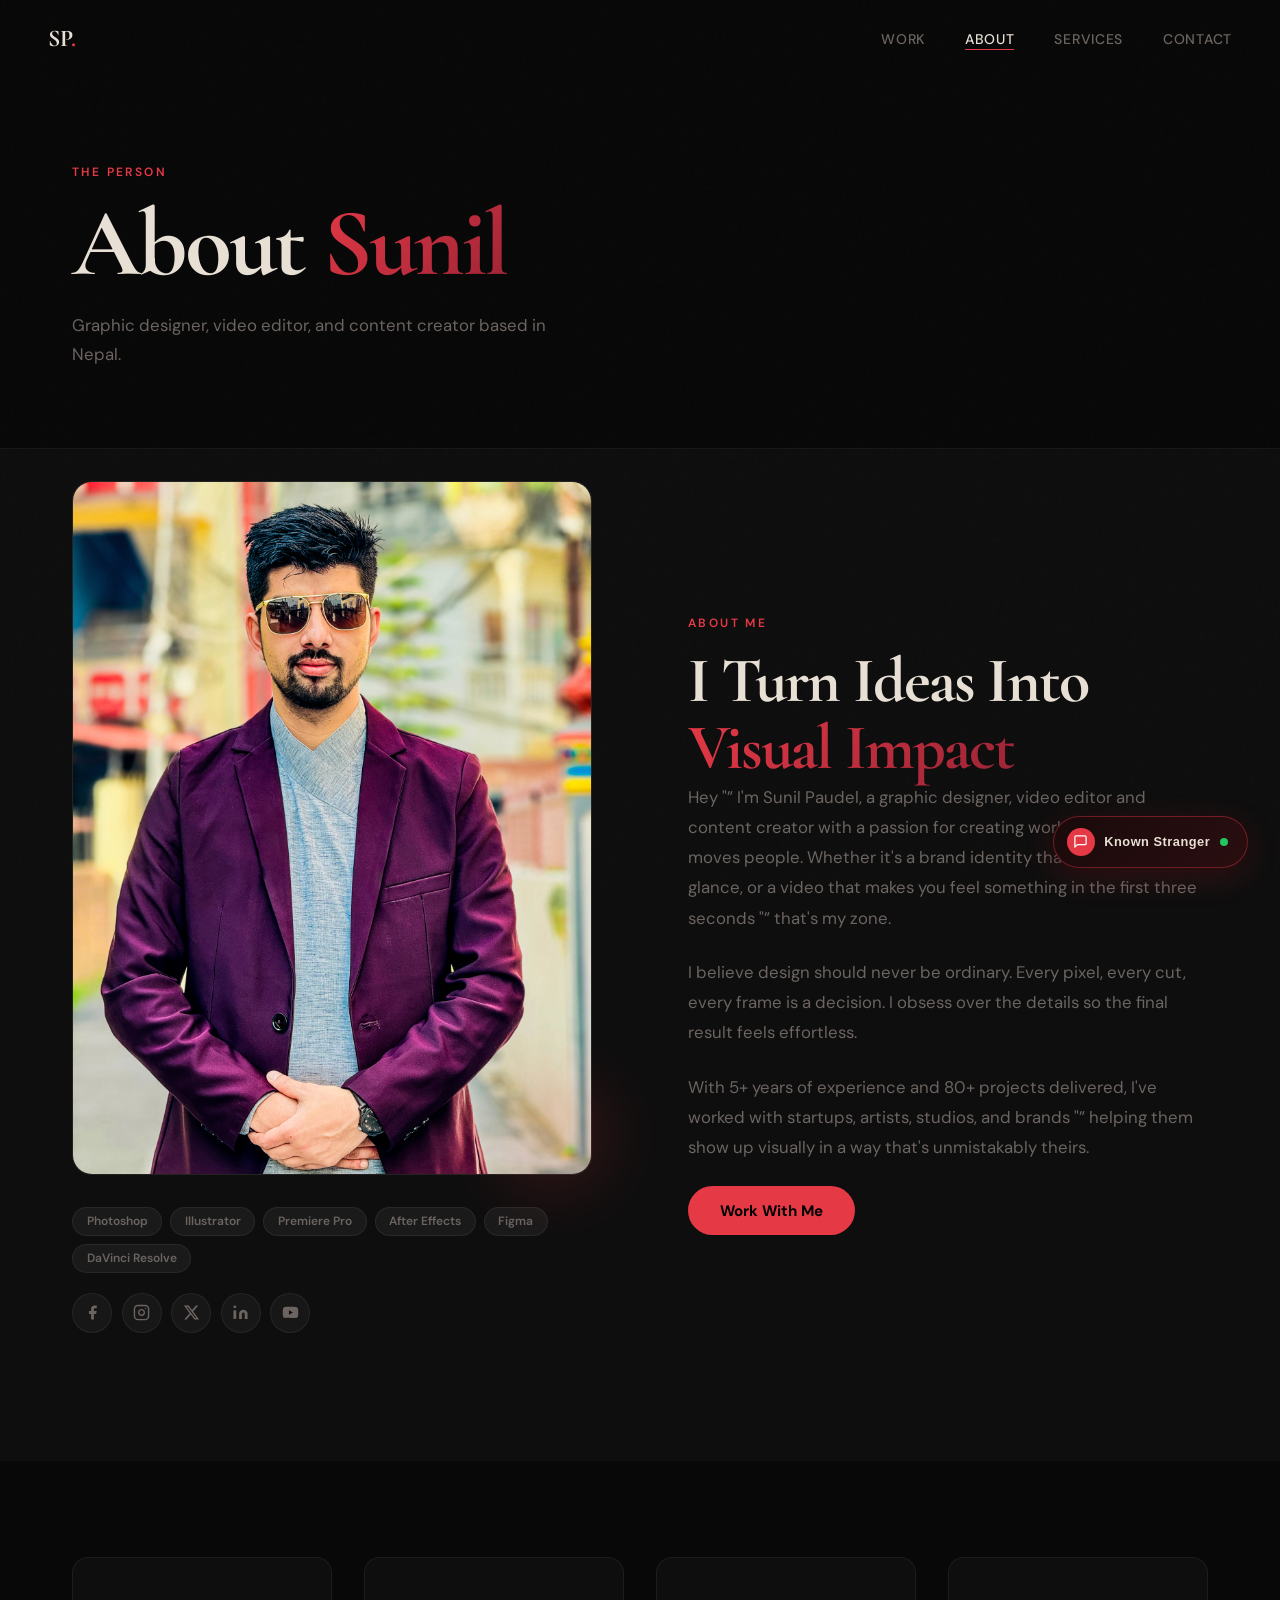
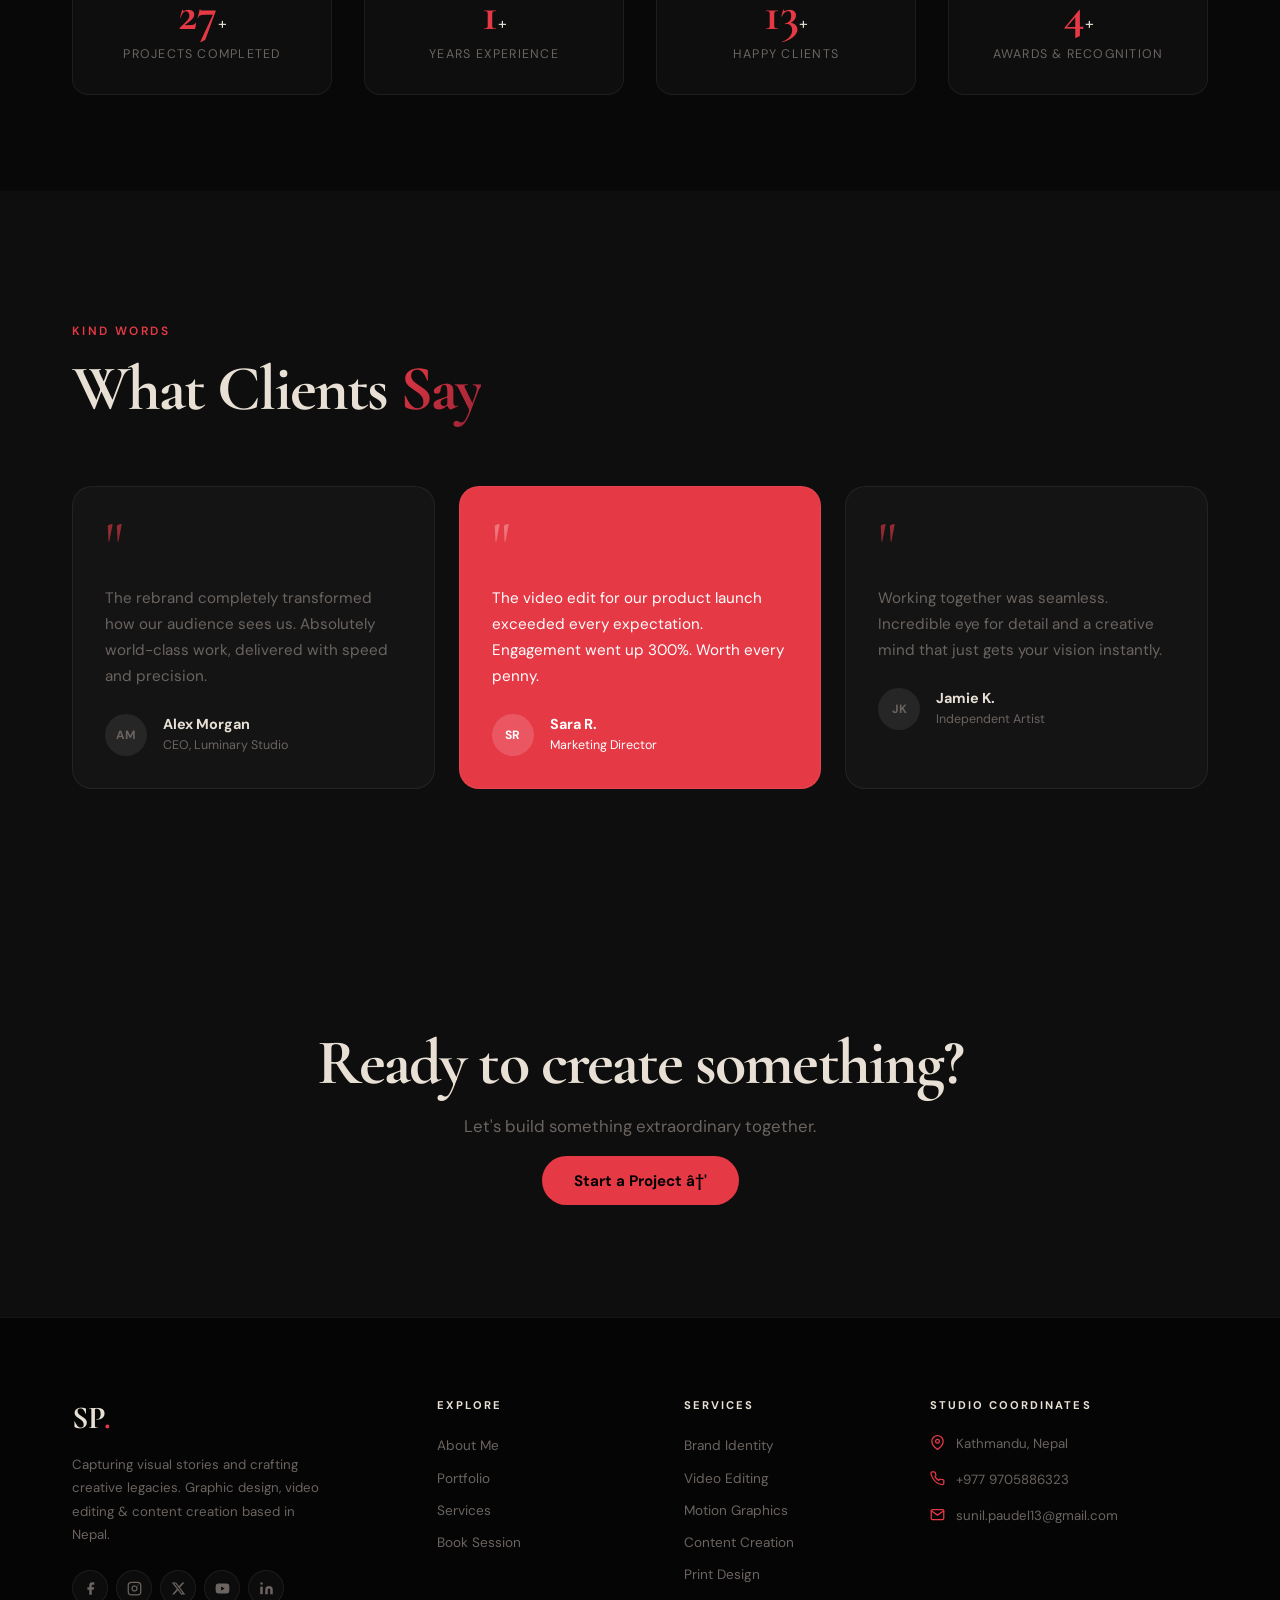
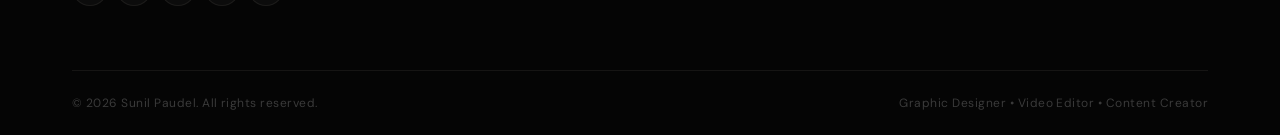
<file: about.html>
<!DOCTYPE html>

<html lang="en">

<head>

  <meta charset="UTF-8" />

  <meta name="viewport" content="width=device-width, initial-scale=1.0" />

  <title>About "&rdquo; Sunil Paudel | Graphic Designer, Video Editor & Content Creator</title>

  <link rel="stylesheet" href="style.css" />

  <link rel="preconnect" href="https://fonts.googleapis.com" />

  <link rel="preconnect" href="https://fonts.gstatic.com" crossorigin />

  <link href="https://fonts.googleapis.com/css2?family=Cormorant+Garamond:ital,wght@0,300;0,400;0,600;0,700;1,300;1,400&family=DM+Sans:wght@300;400;500;600;700&display=swap" rel="stylesheet" />

</head>

<body>

  <div class="cursor" id="cursor"></div>

  <div class="cursor-follower" id="cursorFollower"></div>

  <div class="noise"></div>



  <nav class="nav scrolled" id="nav">

    <a href="index.html" class="nav-logo">SP<span>.</span></a>

    <ul class="nav-links">

      <li><a href="work.html" class="nav-link">Work</a></li>

      <li><a href="about.html" class="nav-link active">About</a></li>

      <li><a href="services.html" class="nav-link">Services</a></li>

      <li><a href="contact.html" class="nav-link">Contact</a></li>

    </ul>

    <button class="nav-toggle" id="navToggle" aria-label="Menu"><span></span><span></span></button>

  </nav>

  <div class="mobile-menu" id="mobileMenu">

    <a href="work.html" class="mobile-link">Work</a>

    <a href="about.html" class="mobile-link">About</a>

    <a href="services.html" class="mobile-link">Services</a>

    <a href="contact.html" class="mobile-link">Contact</a>

  </div>



  <section class="page-hero">

    <div class="container">

      <span class="section-label">The Person</span>

      <h1 class="page-hero-title">About <em>Sunil</em></h1>

      <p class="page-hero-desc">Graphic designer, video editor, and content creator based in Nepal.</p>

    </div>

  </section>



  <!-- About Detail -->

  <section class="about" style="padding-top:2rem;">

    <div class="container">

      <div class="about-grid">

        <div class="about-visual">

          <div class="about-img-frame">

            <div class="about-img-placeholder">

              <img src="img/Sunil Paudel.jpg" alt="Sunil Paudel" class="about-photo" />

            </div>

            <div class="about-img-accent"></div>

          </div>

          <div class="about-tools">

            <span class="tool-tag" data-tip="Industry-standard photo editing, compositing & digital art">Photoshop</span>

            <span class="tool-tag" data-tip="Vector graphics, logo design & illustration">Illustrator</span>

            <span class="tool-tag" data-tip="Professional video editing & timeline-based post-production">Premiere Pro</span>

            <span class="tool-tag" data-tip="Motion graphics, visual effects & animation">After Effects</span>

            <span class="tool-tag" data-tip="UI/UX design, prototyping & collaborative design systems">Figma</span>

            <span class="tool-tag" data-tip="Advanced color grading, video editing & audio post-production">DaVinci Resolve</span>

          </div>

          <!-- Social links -->

          <div class="about-socials">

            <a href="https://www.facebook.com/knownstranger01" target="_blank" class="about-social-link" aria-label="Facebook">

              <svg viewBox="0 0 24 24" fill="currentColor"><path d="M18 2h-3a5 5 0 0 0-5 5v3H7v4h3v8h4v-8h3l1-4h-4V7a1 1 0 0 1 1-1h3z"/></svg>

            </a>

            <a href="https://www.instagram.com/knownstranger01" target="_blank" class="about-social-link" aria-label="Instagram">

              <svg viewBox="0 0 24 24" fill="none" stroke="currentColor" stroke-width="2" stroke-linecap="round" stroke-linejoin="round"><rect x="2" y="2" width="20" height="20" rx="5" ry="5"/><path d="M16 11.37A4 4 0 1 1 12.63 8 4 4 0 0 1 16 11.37z"/><line x1="17.5" y1="6.5" x2="17.51" y2="6.5"/></svg>

            </a>

            <a href="https://x.com/sunilpaudel2051" target="_blank" class="about-social-link" aria-label="X">

              <svg viewBox="0 0 24 24" fill="currentColor"><path d="M18.244 2.25h3.308l-7.227 8.26 8.502 11.24H16.17l-5.214-6.817L4.99 21.75H1.68l7.73-8.835L1.254 2.25H8.08l4.713 6.231zm-1.161 17.52h1.833L7.084 4.126H5.117z"/></svg>

            </a>

            <a href="https://www.linkedin.com/in/knownstranger01/" target="_blank" class="about-social-link" aria-label="LinkedIn">

              <svg viewBox="0 0 24 24" fill="currentColor"><path d="M16 8a6 6 0 0 1 6 6v7h-4v-7a2 2 0 0 0-2-2 2 2 0 0 0-2 2v7h-4v-7a6 6 0 0 1 6-6z"/><rect x="2" y="9" width="4" height="12"/><circle cx="4" cy="4" r="2"/></svg>

            </a>

            <a href="https://www.youtube.com/@sunilpaudel.official" target="_blank" class="about-social-link" aria-label="YouTube">

              <svg viewBox="0 0 24 24" fill="currentColor"><path d="M22.54 6.42a2.78 2.78 0 0 0-1.95-1.96C18.88 4 12 4 12 4s-6.88 0-8.59.46A2.78 2.78 0 0 0 1.46 6.42 29 29 0 0 0 1 12a29 29 0 0 0 .46 5.58 2.78 2.78 0 0 0 1.95 1.96C5.12 20 12 20 12 20s6.88 0 8.59-.46a2.78 2.78 0 0 0 1.95-1.96A29 29 0 0 0 23 12a29 29 0 0 0-.46-5.58z"/><polygon points="9.75 15.02 15.5 12 9.75 8.98 9.75 15.02" fill="#0e0e0e"/></svg>

            </a>

          </div>

        </div>

        <div class="about-content">

          <span class="section-label">About Me</span>

          <h2 class="section-title">I Turn Ideas Into <em>Visual Impact</em></h2>

          <p class="about-text">Hey "&rdquo; I'm Sunil Paudel, a graphic designer, video editor and content creator with a passion for creating work that actually moves people. Whether it's a brand identity that tells a story at a glance, or a video that makes you feel something in the first three seconds "&rdquo; that's my zone.</p>

          <p class="about-text">I believe design should never be ordinary. Every pixel, every cut, every frame is a decision. I obsess over the details so the final result feels effortless.</p>

          <p class="about-text">With 5+ years of experience and 80+ projects delivered, I've worked with startups, artists, studios, and brands "&rdquo; helping them show up visually in a way that's unmistakably theirs.</p>

          <a href="contact.html" class="btn btn-primary magnetic"><span>Work With Me</span></a>

        </div>

      </div>

    </div>

  </section>



  <!-- Stats -->

  <section class="about-stats-section">

    <div class="container">

      <div class="about-stats-grid">

        <div class="about-stat">

          <span class="stat-num" data-target="80">0</span><span>+</span>

          <p>Projects Completed</p>

        </div>

        <div class="about-stat">

          <span class="stat-num" data-target="5">0</span><span>+</span>

          <p>Years Experience</p>

        </div>

        <div class="about-stat">

          <span class="stat-num" data-target="40">0</span><span>+</span>

          <p>Happy Clients</p>

        </div>

        <div class="about-stat">

          <span class="stat-num" data-target="12">0</span><span>+</span>

          <p>Awards & Recognition</p>

        </div>

      </div>

    </div>

  </section>



  <!-- Testimonials -->

  <section class="testimonials">

    <div class="container">

      <div class="section-header">

        <span class="section-label">Kind Words</span>

        <h2 class="section-title">What Clients <em>Say</em></h2>

      </div>

      <div class="testimonials-grid">

        <div class="testimonial-card">

          <div class="testimonial-quote">"</div>

          <p>The rebrand completely transformed how our audience sees us. Absolutely world-class work, delivered with speed and precision.</p>

          <div class="testimonial-author">

            <div class="author-avatar">AM</div>

            <div><strong>Alex Morgan</strong><span>CEO, Luminary Studio</span></div>

          </div>

        </div>

        <div class="testimonial-card testimonial-card--accent">

          <div class="testimonial-quote">"</div>

          <p>The video edit for our product launch exceeded every expectation. Engagement went up 300%. Worth every penny.</p>

          <div class="testimonial-author">

            <div class="author-avatar">SR</div>

            <div><strong>Sara R.</strong><span>Marketing Director</span></div>

          </div>

        </div>

        <div class="testimonial-card">

          <div class="testimonial-quote">"</div>

          <p>Working together was seamless. Incredible eye for detail and a creative mind that just gets your vision instantly.</p>

          <div class="testimonial-author">

            <div class="author-avatar">JK</div>

            <div><strong>Jamie K.</strong><span>Independent Artist</span></div>

          </div>

        </div>

      </div>

    </div>

  </section>



  <section class="page-cta">

    <div class="container">

      <div class="page-cta-inner">

        <h2 class="section-title">Ready to create something?</h2>

        <p>Let's build something extraordinary together.</p>

        <a href="contact.html" class="btn btn-primary magnetic"><span>Start a Project â†'</span></a>

      </div>

    </div>

  </section>



  <!-- ═══ RICH FOOTER ═══ -->

  <footer class="footer-rich">

    <div class="container">

      <div class="footer-rich-grid">



        <!-- Col 1: Brand -->

        <div class="footer-col footer-col--brand">

          <a href="index.html" class="footer-logo-big">SP<span>.</span></a>

          <p class="footer-brand-desc">Capturing visual stories and crafting creative legacies. Graphic design, video editing &amp; content creation based in Nepal.</p>

          <div class="footer-icon-socials">

            <a href="https://www.facebook.com/knownstranger01" target="_blank" aria-label="Facebook" class="footer-icon-link">

              <svg viewBox="0 0 24 24" fill="currentColor"><path d="M18 2h-3a5 5 0 0 0-5 5v3H7v4h3v8h4v-8h3l1-4h-4V7a1 1 0 0 1 1-1h3z"/></svg>

            </a>

            <a href="https://www.instagram.com/knownstranger01" target="_blank" aria-label="Instagram" class="footer-icon-link">

              <svg viewBox="0 0 24 24" fill="none" stroke="currentColor" stroke-width="2" stroke-linecap="round" stroke-linejoin="round"><rect x="2" y="2" width="20" height="20" rx="5"/><path d="M16 11.37A4 4 0 1 1 12.63 8 4 4 0 0 1 16 11.37z"/><line x1="17.5" y1="6.5" x2="17.51" y2="6.5"/></svg>

            </a>

            <a href="https://x.com/sunilpaudel2051" target="_blank" aria-label="X" class="footer-icon-link">

              <svg viewBox="0 0 24 24" fill="currentColor"><path d="M18.244 2.25h3.308l-7.227 8.26 8.502 11.24H16.17l-5.214-6.817L4.99 21.75H1.68l7.73-8.835L1.254 2.25H8.08l4.713 6.231zm-1.161 17.52h1.833L7.084 4.126H5.117z"/></svg>

            </a>

            <a href="https://www.youtube.com/@sunilpaudel.official" target="_blank" aria-label="YouTube" class="footer-icon-link">

              <svg viewBox="0 0 24 24" fill="currentColor"><path d="M22.54 6.42a2.78 2.78 0 0 0-1.95-1.96C18.88 4 12 4 12 4s-6.88 0-8.59.46a2.78 2.78 0 0 0-1.95 1.96A29 29 0 0 0 1 12a29 29 0 0 0 .46 5.58 2.78 2.78 0 0 0 1.95 1.96C5.12 20 12 20 12 20s6.88 0 8.59-.46a2.78 2.78 0 0 0 1.95-1.96A29 29 0 0 0 23 12a29 29 0 0 0-.46-5.58z"/><polygon points="9.75 15.02 15.5 12 9.75 8.98 9.75 15.02" fill="#080808"/></svg>

            </a>

            <a href="https://www.linkedin.com/in/knownstranger01/" target="_blank" aria-label="LinkedIn" class="footer-icon-link">

              <svg viewBox="0 0 24 24" fill="currentColor"><path d="M16 8a6 6 0 0 1 6 6v7h-4v-7a2 2 0 0 0-4 0v7h-4v-7a6 6 0 0 1 6-6z"/><rect x="2" y="9" width="4" height="12"/><circle cx="4" cy="4" r="2"/></svg>

            </a>

          </div>

        </div>



        <!-- Col 2: Explore -->

        <div class="footer-col">

          <h4 class="footer-col-title">Explore</h4>

          <ul class="footer-links">

            <li><a href="about.html">About Me</a></li>

            <li><a href="work.html">Portfolio</a></li>

            <li><a href="services.html">Services</a></li>

            <li><a href="contact.html">Book Session</a></li>

          </ul>

        </div>



        <!-- Col 3: Services -->

        <div class="footer-col">

          <h4 class="footer-col-title">Services</h4>

          <ul class="footer-links">

            <li><a href="services.html">Brand Identity</a></li>

            <li><a href="services.html">Video Editing</a></li>

            <li><a href="services.html">Motion Graphics</a></li>

            <li><a href="services.html">Content Creation</a></li>

            <li><a href="services.html">Print Design</a></li>

          </ul>

        </div>



        <!-- Col 4: Contact -->

        <div class="footer-col">

          <h4 class="footer-col-title">Studio Coordinates</h4>

          <ul class="footer-contact-list">

            <li>

              <svg viewBox="0 0 24 24" fill="none" stroke="currentColor" stroke-width="2" stroke-linecap="round" stroke-linejoin="round"><path d="M21 10c0 7-9 13-9 13s-9-6-9-13a9 9 0 0 1 18 0z"/><circle cx="12" cy="10" r="3"/></svg>

              Kathmandu, Nepal

            </li>

            <li>

              <svg viewBox="0 0 24 24" fill="none" stroke="currentColor" stroke-width="2" stroke-linecap="round" stroke-linejoin="round"><path d="M22 16.92v3a2 2 0 0 1-2.18 2 19.79 19.79 0 0 1-8.63-3.07A19.5 19.5 0 0 1 4.69 12a19.79 19.79 0 0 1-3.07-8.67A2 2 0 0 1 3.64 1.26h3a2 2 0 0 1 2 1.72c.127.96.361 1.903.7 2.81a2 2 0 0 1-.45 2.11L7.91 8.96a16 16 0 0 0 6 6l1.27-1.27a2 2 0 0 1 2.11-.45c.907.339 1.85.573 2.81.7A2 2 0 0 1 22 16.92z"/></svg>

              <a href="tel:+9779705886323">+977 9705886323</a>

            </li>

            <li>

              <svg viewBox="0 0 24 24" fill="none" stroke="currentColor" stroke-width="2" stroke-linecap="round" stroke-linejoin="round"><path d="M4 4h16c1.1 0 2 .9 2 2v12c0 1.1-.9 2-2 2H4c-1.1 0-2-.9-2-2V6c0-1.1.9-2 2-2z"/><polyline points="22,6 12,13 2,6"/></svg>

              <a href="mailto:sunil.paudel13@gmail.com">sunil.paudel13@gmail.com</a>

            </li>

          </ul>

        </div>



      </div>



      <!-- Bottom bar -->

      <div class="footer-rich-bottom">

        <p>&copy; 2026 Sunil Paudel. All rights reserved.</p>

        <p>Graphic Designer &bull; Video Editor &bull; Content Creator</p>

      </div>

    </div>

  </footer>



  
    <!-- Known Stranger Chatbot -->
  <div class="ks-chat" id="ksChat" role="dialog" aria-label="Known Stranger Chat">
    <div class="ks-header">
      <div class="ks-header-left">
        <div class="ks-avatar">
          <div class="ks-avatar-ring"></div>
          <span>KS</span>
          <div class="ks-status-dot"></div>
        </div>
        <div class="ks-header-info">
          <div class="ks-name">Known Stranger</div>
          <div class="ks-subtitle"><span class="ks-online-dot"></span>Sunil&#39;s AI &mdash; Online now</div>
        </div>
      </div>
      <div class="ks-header-actions">
        <button class="ks-clear" id="ksClear" aria-label="Clear chat" title="Clear chat">
          <svg viewBox="0 0 24 24" fill="none" stroke="currentColor" stroke-width="2" stroke-linecap="round" stroke-linejoin="round"><polyline points="3 6 5 6 21 6"/><path d="M19 6l-1 14a2 2 0 0 1-2 2H8a2 2 0 0 1-2-2L5 6"/><path d="M10 11v6M14 11v6"/><path d="M9 6V4a1 1 0 0 1 1-1h4a1 1 0 0 1 1 1v2"/></svg>
        </button>
        <button class="ks-close" id="ksClose" aria-label="Close chat">
          <svg viewBox="0 0 24 24" fill="none" stroke="currentColor" stroke-width="2" stroke-linecap="round"><line x1="18" y1="6" x2="6" y2="18"/><line x1="6" y1="6" x2="18" y2="18"/></svg>
        </button>
      </div>
    </div>
    <div class="ks-messages" id="ksMessages">
      <div class="ks-msg ks-msg--bot">
        <div class="ks-msg-avatar">KS</div>
        <div class="ks-msg-bubble">
          <p>Hey there! &#128075; I&#39;m <strong>Known Stranger</strong>, Sunil&#39;s AI assistant.</p>
          <p>I can help with project inquiries, pricing, services, or anything about Sunil&#39;s work. What&#39;s on your mind?</p>
          <span class="ks-msg-time">Just now</span>
        </div>
      </div>
    </div>
    <div class="ks-suggestions" id="ksSuggestions">
      <button class="ks-suggest">&#127912; What services?</button>
      <button class="ks-suggest">&#128176; Pricing info</button>
      <button class="ks-suggest">&#128336; Turnaround time</button>
      <button class="ks-suggest">&#128222; How to hire</button>
    </div>
    <div class="ks-input-row">
      <input type="text" id="ksInput" placeholder="Ask me anything..." autocomplete="off" maxlength="300" />
      <button class="ks-send" id="ksSend" aria-label="Send message">
        <svg viewBox="0 0 24 24" fill="none"><path d="M22 2L11 13" stroke="currentColor" stroke-width="2" stroke-linecap="round"/><path d="M22 2L15 22L11 13L2 9L22 2Z" stroke="currentColor" stroke-width="2" stroke-linecap="round" stroke-linejoin="round"/></svg>
      </button>
    </div>
  </div>
  <button class="ks-toggle" id="ksToggle" aria-label="Open Known Stranger chat">
    <div class="ks-toggle-inner">
      <svg class="ks-toggle-icon ks-icon-chat" viewBox="0 0 24 24" fill="none"><path d="M21 15a2 2 0 0 1-2 2H7l-4 4V5a2 2 0 0 1 2-2h14a2 2 0 0 1 2 2z" stroke="currentColor" stroke-width="2" stroke-linecap="round" stroke-linejoin="round"/></svg>
    </div>
    <span class="ks-toggle-label">Known Stranger</span>
    <div class="ks-toggle-dot"></div>
  </button>

  <script src="script.js"></script>
</body>
</html>
</file>
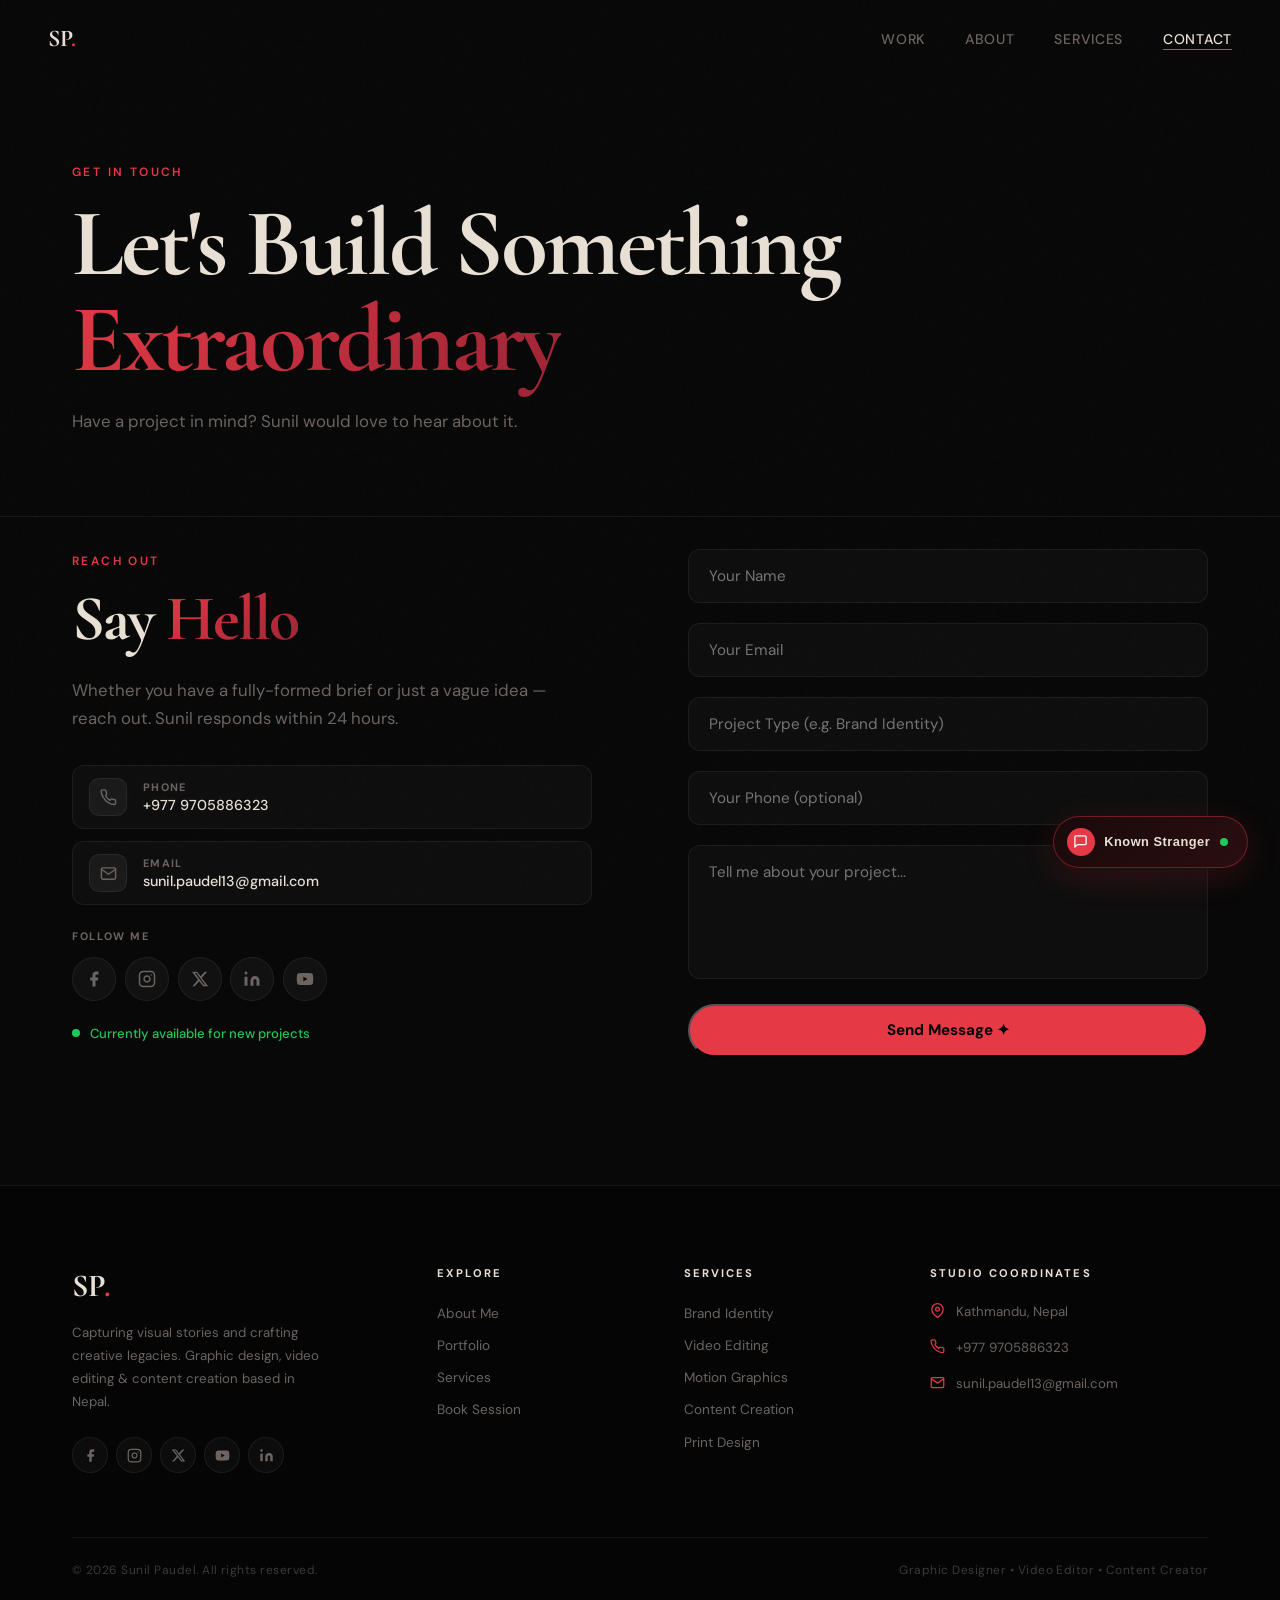
<file: contact.html>
<!DOCTYPE html>

<html lang="en">

<head>

  <meta charset="UTF-8" />

  <meta name="viewport" content="width=device-width, initial-scale=1.0" />

  <title>Contact "&rdquo; Sunil Paudel | Graphic Designer, Video Editor & Content Creator</title>

  <link rel="stylesheet" href="style.css" />

  <link rel="preconnect" href="https://fonts.googleapis.com" />

  <link rel="preconnect" href="https://fonts.gstatic.com" crossorigin />

  <link href="https://fonts.googleapis.com/css2?family=Cormorant+Garamond:ital,wght@0,300;0,400;0,600;0,700;1,300;1,400&family=DM+Sans:wght@300;400;500;600;700&display=swap" rel="stylesheet" />

</head>

<body>

  <div class="cursor" id="cursor"></div>

  <div class="cursor-follower" id="cursorFollower"></div>

  <div class="noise"></div>



  <nav class="nav scrolled" id="nav">

    <a href="index.html" class="nav-logo">SP<span>.</span></a>

    <ul class="nav-links">

      <li><a href="work.html" class="nav-link">Work</a></li>

      <li><a href="about.html" class="nav-link">About</a></li>

      <li><a href="services.html" class="nav-link">Services</a></li>

      <li><a href="contact.html" class="nav-link active">Contact</a></li>

    </ul>

    <button class="nav-toggle" id="navToggle" aria-label="Menu"><span></span><span></span></button>

  </nav>

  <div class="mobile-menu" id="mobileMenu">

    <a href="work.html" class="mobile-link">Work</a>

    <a href="about.html" class="mobile-link">About</a>

    <a href="services.html" class="mobile-link">Services</a>

    <a href="contact.html" class="mobile-link">Contact</a>

  </div>



  <section class="page-hero">

    <div class="container">

      <span class="section-label">Get In Touch</span>

      <h1 class="page-hero-title">Let's Build Something <em>Extraordinary</em></h1>

      <p class="page-hero-desc">Have a project in mind? Sunil would love to hear about it.</p>

    </div>

  </section>



  <section class="contact" style="padding-top:2rem;">

    <div class="container">

      <div class="contact-inner">

        <div class="contact-left">
          <span class="section-label">Reach Out</span>
          <h2 class="section-title">Say <em>Hello</em></h2>
          <p>Whether you have a fully-formed brief or just a vague idea &mdash; reach out. Sunil responds within 24 hours.</p>

          <div class="contact-info-list">

            <a href="tel:+9779705886323" class="contact-info-item">
              <div class="contact-info-icon">
                <svg viewBox="0 0 24 24" fill="none" stroke="currentColor" stroke-width="2" stroke-linecap="round" stroke-linejoin="round"><path d="M22 16.92v3a2 2 0 0 1-2.18 2 19.79 19.79 0 0 1-8.63-3.07A19.5 19.5 0 0 1 4.69 12a19.79 19.79 0 0 1-3.07-8.67A2 2 0 0 1 3.64 1.26h3a2 2 0 0 1 2 1.72 12.84 12.84 0 0 0 .7 2.81 2 2 0 0 1-.45 2.11L8.09 9.91a16 16 0 0 0 6 6l1.27-1.27a2 2 0 0 1 2.11-.45 12.84 12.84 0 0 0 2.81.7A2 2 0 0 1 22 16.92z"/></svg>
              </div>
              <div class="contact-info-text">
                <span class="contact-info-label">Phone</span>
                <span class="contact-info-value">+977 9705886323</span>
              </div>
            </a>

            <a href="mailto:sunil.paudel13@gmail.com" class="contact-info-item">
              <div class="contact-info-icon">
                <svg viewBox="0 0 24 24" fill="none" stroke="currentColor" stroke-width="2" stroke-linecap="round" stroke-linejoin="round"><path d="M4 4h16c1.1 0 2 .9 2 2v12c0 1.1-.9 2-2 2H4c-1.1 0-2-.9-2-2V6c0-1.1.9-2 2-2z"/><polyline points="22,6 12,13 2,6"/></svg>
              </div>
              <div class="contact-info-text">
                <span class="contact-info-label">Email</span>
                <span class="contact-info-value">sunil.paudel13@gmail.com</span>
              </div>
            </a>

          </div>

          <!-- Social icon circles -->
          <div class="contact-social-row">
            <span class="contact-social-label">Follow me</span>
            <div class="contact-social-icons">
              <a href="https://www.facebook.com/knownstranger01" target="_blank" class="contact-social-icon contact-social-icon--fb" aria-label="Facebook" title="Facebook">
                <svg viewBox="0 0 24 24" fill="currentColor"><path d="M18 2h-3a5 5 0 0 0-5 5v3H7v4h3v8h4v-8h3l1-4h-4V7a1 1 0 0 1 1-1h3z"/></svg>
              </a>
              <a href="https://www.instagram.com/knownstranger01" target="_blank" class="contact-social-icon contact-social-icon--ig" aria-label="Instagram" title="Instagram">
                <svg viewBox="0 0 24 24" fill="none" stroke="currentColor" stroke-width="2" stroke-linecap="round" stroke-linejoin="round"><rect x="2" y="2" width="20" height="20" rx="5"/><path d="M16 11.37A4 4 0 1 1 12.63 8 4 4 0 0 1 16 11.37z"/><line x1="17.5" y1="6.5" x2="17.51" y2="6.5"/></svg>
              </a>
              <a href="https://x.com/sunilpaudel2051" target="_blank" class="contact-social-icon contact-social-icon--x" aria-label="X" title="X (Twitter)">
                <svg viewBox="0 0 24 24" fill="currentColor"><path d="M18.244 2.25h3.308l-7.227 8.26 8.502 11.24H16.17l-5.214-6.817L4.99 21.75H1.68l7.73-8.835L1.254 2.25H8.08l4.713 6.231zm-1.161 17.52h1.833L7.084 4.126H5.117z"/></svg>
              </a>
              <a href="https://www.linkedin.com/in/knownstranger01/" target="_blank" class="contact-social-icon contact-social-icon--li" aria-label="LinkedIn" title="LinkedIn">
                <svg viewBox="0 0 24 24" fill="currentColor"><path d="M16 8a6 6 0 0 1 6 6v7h-4v-7a2 2 0 0 0-4 0v7h-4v-7a6 6 0 0 1 6-6z"/><rect x="2" y="9" width="4" height="12"/><circle cx="4" cy="4" r="2"/></svg>
              </a>
              <a href="https://www.youtube.com/@sunilpaudel.official" target="_blank" class="contact-social-icon contact-social-icon--yt" aria-label="YouTube" title="YouTube">
                <svg viewBox="0 0 24 24" fill="currentColor"><path d="M22.54 6.42a2.78 2.78 0 0 0-1.95-1.96C18.88 4 12 4 12 4s-6.88 0-8.59.46a2.78 2.78 0 0 0-1.95 1.96A29 29 0 0 0 1 12a29 29 0 0 0 .46 5.58 2.78 2.78 0 0 0 1.95 1.96C5.12 20 12 20 12 20s6.88 0 8.59-.46a2.78 2.78 0 0 0 1.95-1.96A29 29 0 0 0 23 12a29 29 0 0 0-.46-5.58z"/><polygon points="9.75 15.02 15.5 12 9.75 8.98 9.75 15.02" fill="#080808"/></svg>
              </a>
            </div>
          </div>

          <div class="contact-availability">
            <div class="avail-dot"></div>
            <span>Currently available for new projects</span>
          </div>
        </div>

        <form class="contact-form" id="contactForm">

          <div class="form-group">
            <input type="text" id="cname" name="name" placeholder="Your Name" required autocomplete="name" />
            <label for="cname">Your Name</label>
          </div>

          <div class="form-group">
            <input type="email" id="cemail" name="email" placeholder="Your Email" required autocomplete="email" />
            <label for="cemail">Your Email</label>
          </div>

          <div class="form-group">
            <input type="text" id="csubject" name="subject" placeholder="Project Type (e.g. Brand Identity)" />
            <label for="csubject">Project Type</label>
          </div>

          <div class="form-group">
            <input type="tel" id="cphone" name="phone" placeholder="Your Phone (optional)" autocomplete="tel" />
            <label for="cphone">Phone Number</label>
          </div>

          <div class="form-group">
            <textarea id="cmessage" name="message" rows="5" placeholder="Tell me about your project..." required></textarea>
            <label for="cmessage">Message</label>
          </div>

          <button type="submit" class="btn btn-primary magnetic full-width" id="submitBtn">
            <span>Send Message &#10022;</span>
          </button>

          <div class="form-success" id="formSuccess" style="display:none;">
            <svg viewBox="0 0 24 24" fill="none" stroke="currentColor" stroke-width="2" stroke-linecap="round" stroke-linejoin="round" width="32" height="32"><polyline points="20 6 9 17 4 12"/></svg>
            <p>Your email app will open with the message ready to send to Sunil!</p>
          </div>

        </form>

      </div>
    </div>
  </section>



  <!-- ═══ RICH FOOTER ═══ -->

  <footer class="footer-rich">

    <div class="container">

      <div class="footer-rich-grid">



        <!-- Col 1: Brand -->

        <div class="footer-col footer-col--brand">

          <a href="index.html" class="footer-logo-big">SP<span>.</span></a>

          <p class="footer-brand-desc">Capturing visual stories and crafting creative legacies. Graphic design, video editing &amp; content creation based in Nepal.</p>

          <div class="footer-icon-socials">

            <a href="https://www.facebook.com/knownstranger01" target="_blank" aria-label="Facebook" class="footer-icon-link">

              <svg viewBox="0 0 24 24" fill="currentColor"><path d="M18 2h-3a5 5 0 0 0-5 5v3H7v4h3v8h4v-8h3l1-4h-4V7a1 1 0 0 1 1-1h3z"/></svg>

            </a>

            <a href="https://www.instagram.com/knownstranger01" target="_blank" aria-label="Instagram" class="footer-icon-link">

              <svg viewBox="0 0 24 24" fill="none" stroke="currentColor" stroke-width="2" stroke-linecap="round" stroke-linejoin="round"><rect x="2" y="2" width="20" height="20" rx="5"/><path d="M16 11.37A4 4 0 1 1 12.63 8 4 4 0 0 1 16 11.37z"/><line x1="17.5" y1="6.5" x2="17.51" y2="6.5"/></svg>

            </a>

            <a href="https://x.com/sunilpaudel2051" target="_blank" aria-label="X" class="footer-icon-link">

              <svg viewBox="0 0 24 24" fill="currentColor"><path d="M18.244 2.25h3.308l-7.227 8.26 8.502 11.24H16.17l-5.214-6.817L4.99 21.75H1.68l7.73-8.835L1.254 2.25H8.08l4.713 6.231zm-1.161 17.52h1.833L7.084 4.126H5.117z"/></svg>

            </a>

            <a href="https://www.youtube.com/@sunilpaudel.official" target="_blank" aria-label="YouTube" class="footer-icon-link">

              <svg viewBox="0 0 24 24" fill="currentColor"><path d="M22.54 6.42a2.78 2.78 0 0 0-1.95-1.96C18.88 4 12 4 12 4s-6.88 0-8.59.46a2.78 2.78 0 0 0-1.95 1.96A29 29 0 0 0 1 12a29 29 0 0 0 .46 5.58 2.78 2.78 0 0 0 1.95 1.96C5.12 20 12 20 12 20s6.88 0 8.59-.46a2.78 2.78 0 0 0 1.95-1.96A29 29 0 0 0 23 12a29 29 0 0 0-.46-5.58z"/><polygon points="9.75 15.02 15.5 12 9.75 8.98 9.75 15.02" fill="#080808"/></svg>

            </a>

            <a href="https://www.linkedin.com/in/knownstranger01/" target="_blank" aria-label="LinkedIn" class="footer-icon-link">

              <svg viewBox="0 0 24 24" fill="currentColor"><path d="M16 8a6 6 0 0 1 6 6v7h-4v-7a2 2 0 0 0-4 0v7h-4v-7a6 6 0 0 1 6-6z"/><rect x="2" y="9" width="4" height="12"/><circle cx="4" cy="4" r="2"/></svg>

            </a>

          </div>

        </div>



        <!-- Col 2: Explore -->

        <div class="footer-col">

          <h4 class="footer-col-title">Explore</h4>

          <ul class="footer-links">

            <li><a href="about.html">About Me</a></li>

            <li><a href="work.html">Portfolio</a></li>

            <li><a href="services.html">Services</a></li>

            <li><a href="contact.html">Book Session</a></li>

          </ul>

        </div>



        <!-- Col 3: Services -->

        <div class="footer-col">

          <h4 class="footer-col-title">Services</h4>

          <ul class="footer-links">

            <li><a href="services.html">Brand Identity</a></li>

            <li><a href="services.html">Video Editing</a></li>

            <li><a href="services.html">Motion Graphics</a></li>

            <li><a href="services.html">Content Creation</a></li>

            <li><a href="services.html">Print Design</a></li>

          </ul>

        </div>



        <!-- Col 4: Contact -->

        <div class="footer-col">

          <h4 class="footer-col-title">Studio Coordinates</h4>

          <ul class="footer-contact-list">

            <li>

              <svg viewBox="0 0 24 24" fill="none" stroke="currentColor" stroke-width="2" stroke-linecap="round" stroke-linejoin="round"><path d="M21 10c0 7-9 13-9 13s-9-6-9-13a9 9 0 0 1 18 0z"/><circle cx="12" cy="10" r="3"/></svg>

              Kathmandu, Nepal

            </li>

            <li>

              <svg viewBox="0 0 24 24" fill="none" stroke="currentColor" stroke-width="2" stroke-linecap="round" stroke-linejoin="round"><path d="M22 16.92v3a2 2 0 0 1-2.18 2 19.79 19.79 0 0 1-8.63-3.07A19.5 19.5 0 0 1 4.69 12a19.79 19.79 0 0 1-3.07-8.67A2 2 0 0 1 3.64 1.26h3a2 2 0 0 1 2 1.72c.127.96.361 1.903.7 2.81a2 2 0 0 1-.45 2.11L7.91 8.96a16 16 0 0 0 6 6l1.27-1.27a2 2 0 0 1 2.11-.45c.907.339 1.85.573 2.81.7A2 2 0 0 1 22 16.92z"/></svg>

              <a href="tel:+9779705886323">+977 9705886323</a>

            </li>

            <li>

              <svg viewBox="0 0 24 24" fill="none" stroke="currentColor" stroke-width="2" stroke-linecap="round" stroke-linejoin="round"><path d="M4 4h16c1.1 0 2 .9 2 2v12c0 1.1-.9 2-2 2H4c-1.1 0-2-.9-2-2V6c0-1.1.9-2 2-2z"/><polyline points="22,6 12,13 2,6"/></svg>

              <a href="mailto:sunil.paudel13@gmail.com">sunil.paudel13@gmail.com</a>

            </li>

          </ul>

        </div>



      </div>



      <!-- Bottom bar -->

      <div class="footer-rich-bottom">

        <p>&copy; 2026 Sunil Paudel. All rights reserved.</p>

        <p>Graphic Designer &bull; Video Editor &bull; Content Creator</p>

      </div>

    </div>

  </footer>



  
    <!-- Known Stranger Chatbot -->
  <div class="ks-chat" id="ksChat" role="dialog" aria-label="Known Stranger Chat">
    <div class="ks-header">
      <div class="ks-header-left">
        <div class="ks-avatar">
          <div class="ks-avatar-ring"></div>
          <span>KS</span>
          <div class="ks-status-dot"></div>
        </div>
        <div class="ks-header-info">
          <div class="ks-name">Known Stranger</div>
          <div class="ks-subtitle"><span class="ks-online-dot"></span>Sunil&#39;s AI &mdash; Online now</div>
        </div>
      </div>
      <div class="ks-header-actions">
        <button class="ks-clear" id="ksClear" aria-label="Clear chat" title="Clear chat">
          <svg viewBox="0 0 24 24" fill="none" stroke="currentColor" stroke-width="2" stroke-linecap="round" stroke-linejoin="round"><polyline points="3 6 5 6 21 6"/><path d="M19 6l-1 14a2 2 0 0 1-2 2H8a2 2 0 0 1-2-2L5 6"/><path d="M10 11v6M14 11v6"/><path d="M9 6V4a1 1 0 0 1 1-1h4a1 1 0 0 1 1 1v2"/></svg>
        </button>
        <button class="ks-close" id="ksClose" aria-label="Close chat">
          <svg viewBox="0 0 24 24" fill="none" stroke="currentColor" stroke-width="2" stroke-linecap="round"><line x1="18" y1="6" x2="6" y2="18"/><line x1="6" y1="6" x2="18" y2="18"/></svg>
        </button>
      </div>
    </div>
    <div class="ks-messages" id="ksMessages">
      <div class="ks-msg ks-msg--bot">
        <div class="ks-msg-avatar">KS</div>
        <div class="ks-msg-bubble">
          <p>Hey there! &#128075; I&#39;m <strong>Known Stranger</strong>, Sunil&#39;s AI assistant.</p>
          <p>I can help with project inquiries, pricing, services, or anything about Sunil&#39;s work. What&#39;s on your mind?</p>
          <span class="ks-msg-time">Just now</span>
        </div>
      </div>
    </div>
    <div class="ks-suggestions" id="ksSuggestions">
      <button class="ks-suggest">&#127912; What services?</button>
      <button class="ks-suggest">&#128176; Pricing info</button>
      <button class="ks-suggest">&#128336; Turnaround time</button>
      <button class="ks-suggest">&#128222; How to hire</button>
    </div>
    <div class="ks-input-row">
      <input type="text" id="ksInput" placeholder="Ask me anything..." autocomplete="off" maxlength="300" />
      <button class="ks-send" id="ksSend" aria-label="Send message">
        <svg viewBox="0 0 24 24" fill="none"><path d="M22 2L11 13" stroke="currentColor" stroke-width="2" stroke-linecap="round"/><path d="M22 2L15 22L11 13L2 9L22 2Z" stroke="currentColor" stroke-width="2" stroke-linecap="round" stroke-linejoin="round"/></svg>
      </button>
    </div>
  </div>
  <button class="ks-toggle" id="ksToggle" aria-label="Open Known Stranger chat">
    <div class="ks-toggle-inner">
      <svg class="ks-toggle-icon ks-icon-chat" viewBox="0 0 24 24" fill="none"><path d="M21 15a2 2 0 0 1-2 2H7l-4 4V5a2 2 0 0 1 2-2h14a2 2 0 0 1 2 2z" stroke="currentColor" stroke-width="2" stroke-linecap="round" stroke-linejoin="round"/></svg>
    </div>
    <span class="ks-toggle-label">Known Stranger</span>
    <div class="ks-toggle-dot"></div>
  </button>

  <script src="script.js"></script>
</body>
</html>
</file>
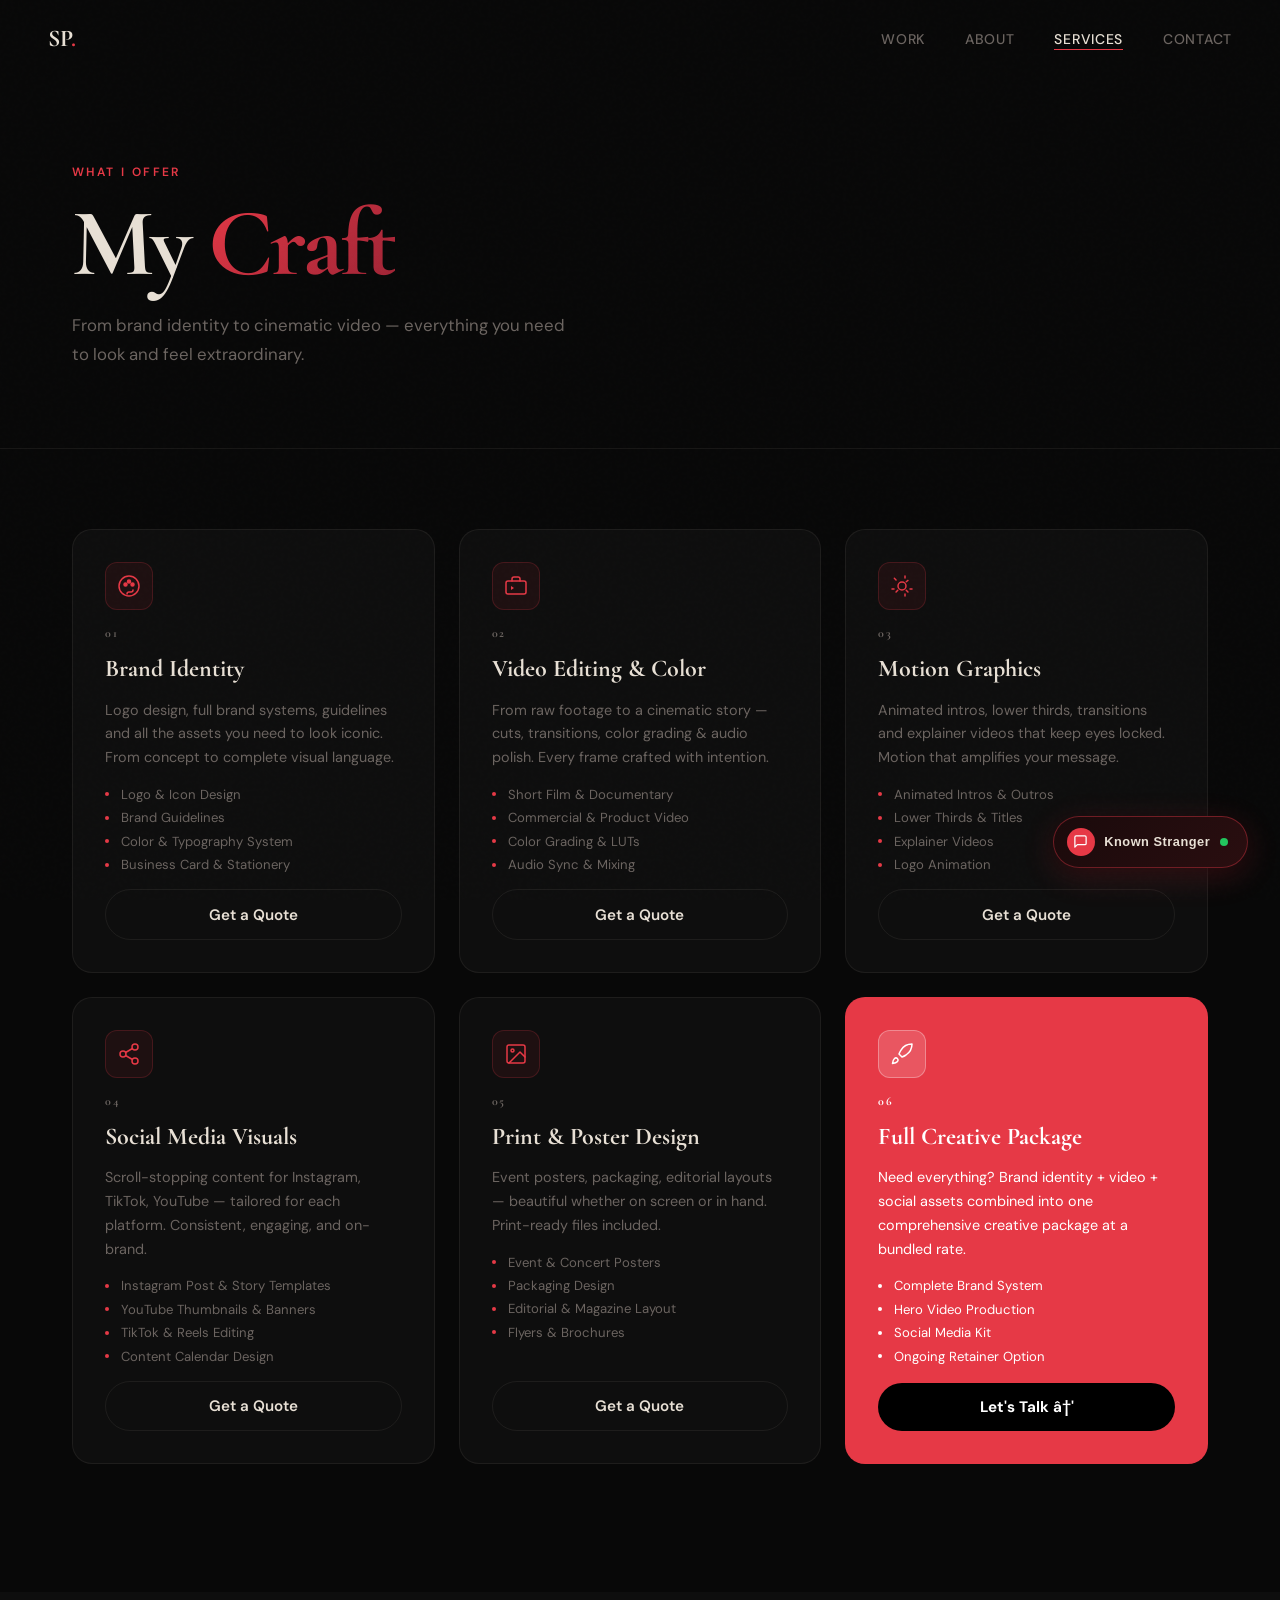
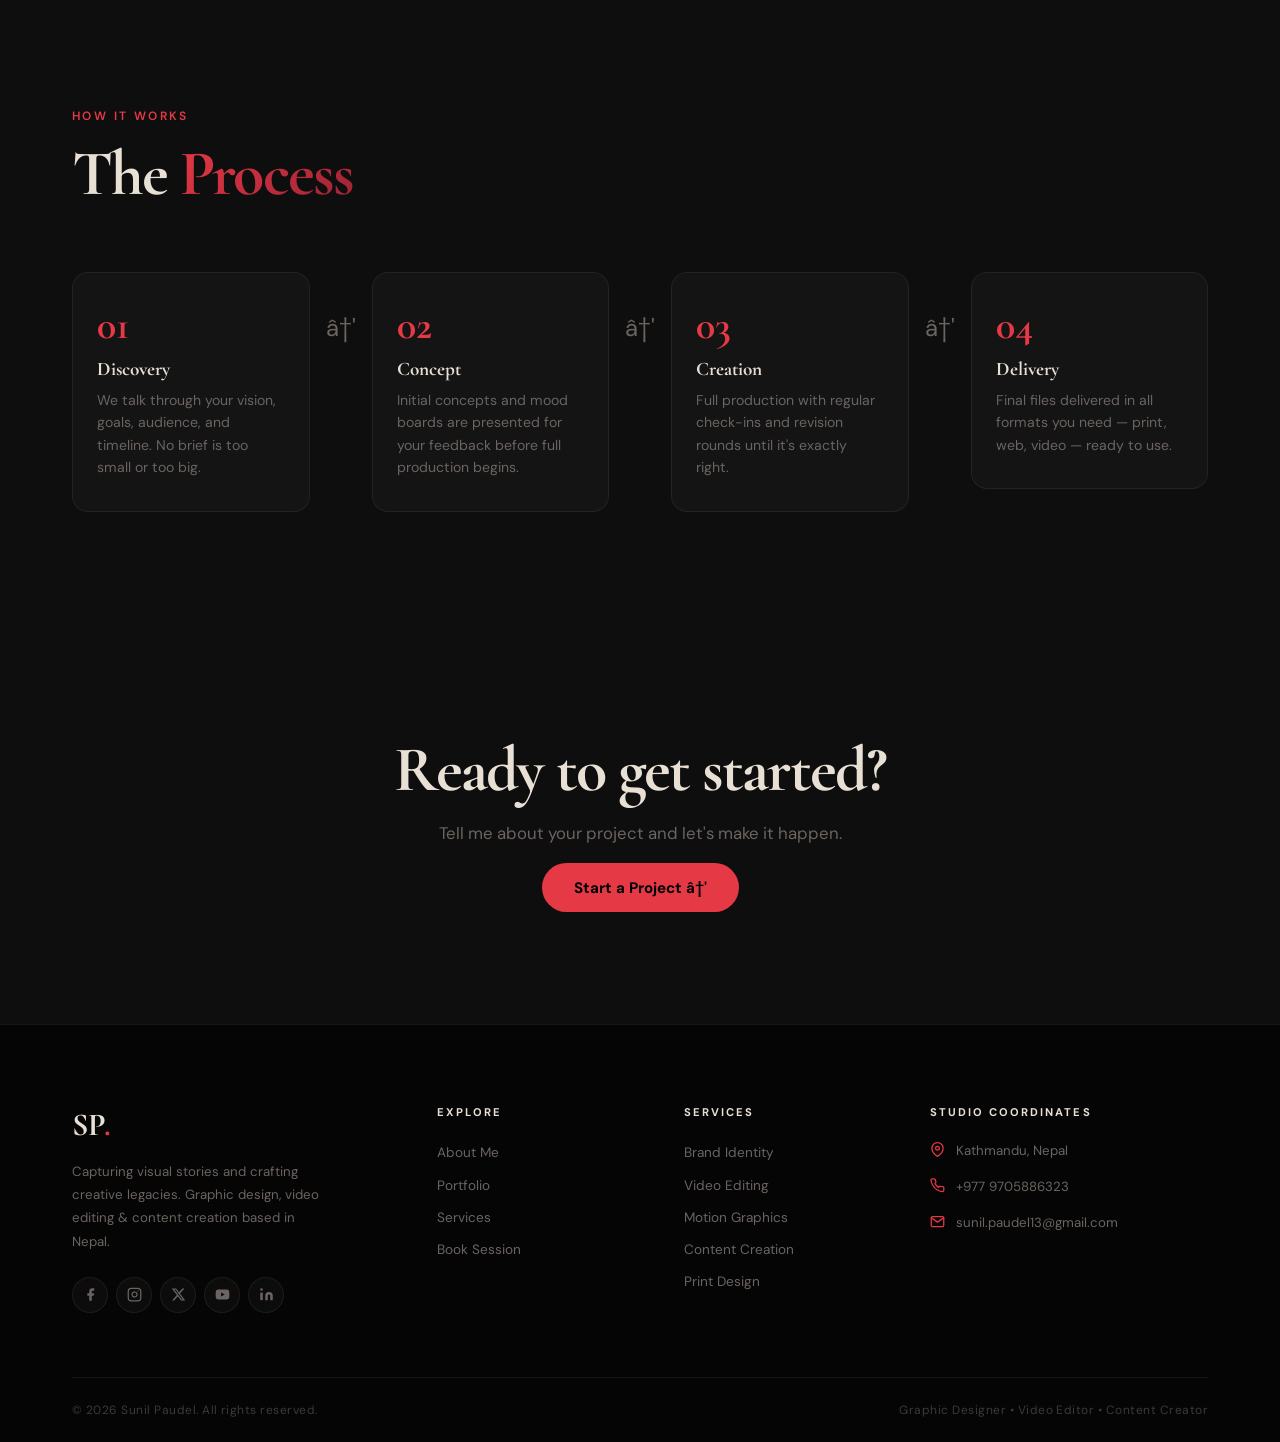
<file: services.html>
<!DOCTYPE html>

<html lang="en">

<head>

  <meta charset="UTF-8" />

  <meta name="viewport" content="width=device-width, initial-scale=1.0" />

  <title>Services &mdash; Sunil Paudel | Graphic Designer, Video Editor & Content Creator</title>

  <link rel="stylesheet" href="style.css" />

  <link rel="preconnect" href="https://fonts.googleapis.com" />

  <link rel="preconnect" href="https://fonts.gstatic.com" crossorigin />

  <link href="https://fonts.googleapis.com/css2?family=Cormorant+Garamond:ital,wght@0,300;0,400;0,600;0,700;1,300;1,400&family=DM+Sans:wght@300;400;500;600;700&display=swap" rel="stylesheet" />

</head>

<body>

  <div class="cursor" id="cursor"></div>

  <div class="cursor-follower" id="cursorFollower"></div>

  <div class="noise"></div>



  <nav class="nav scrolled" id="nav">

    <a href="index.html" class="nav-logo">SP<span>.</span></a>

    <ul class="nav-links">

      <li><a href="work.html" class="nav-link">Work</a></li>

      <li><a href="about.html" class="nav-link">About</a></li>

      <li><a href="services.html" class="nav-link active">Services</a></li>

      <li><a href="contact.html" class="nav-link">Contact</a></li>

    </ul>

    <button class="nav-toggle" id="navToggle" aria-label="Menu"><span></span><span></span></button>

  </nav>

  <div class="mobile-menu" id="mobileMenu">

    <a href="work.html" class="mobile-link">Work</a>

    <a href="about.html" class="mobile-link">About</a>

    <a href="services.html" class="mobile-link">Services</a>

    <a href="contact.html" class="mobile-link">Contact</a>

  </div>



  <section class="page-hero">

    <div class="container">

      <span class="section-label">What I Offer</span>

      <h1 class="page-hero-title">My <em>Craft</em></h1>

      <p class="page-hero-desc">From brand identity to cinematic video &mdash; everything you need to look and feel extraordinary.</p>

    </div>

  </section>



  <!-- Services Cards -->

  <section class="services-page">

    <div class="container">

      <div class="services-cards">



        <div class="svc-card">

          <div class="svc-icon svc-icon--svg"><svg viewBox="0 0 24 24" fill="none" stroke="currentColor" stroke-width="1.5" stroke-linecap="round" stroke-linejoin="round"><circle cx="12" cy="12" r="10"/><circle cx="8.5" cy="10.5" r="1.5" fill="currentColor"/><circle cx="12" cy="7.5" r="1.5" fill="currentColor"/><circle cx="15.5" cy="10.5" r="1.5" fill="currentColor"/><path d="M16 16c0 1.1-.9 2-2 2h-2c-1.1 0-2 .9-2 2"/></svg></div>

          <div class="svc-num">01</div>

          <h3>Brand Identity</h3>

          <p>Logo design, full brand systems, guidelines and all the assets you need to look iconic. From concept to complete visual language.</p>

          <ul class="svc-list">

            <li>Logo & Icon Design</li>

            <li>Brand Guidelines</li>

            <li>Color & Typography System</li>

            <li>Business Card & Stationery</li>

          </ul>

          <a href="contact.html" class="btn btn-ghost magnetic" style="margin-top:auto;"><span>Get a Quote</span></a>

        </div>



        <div class="svc-card">

          <div class="svc-icon svc-icon--svg"><svg viewBox="0 0 24 24" fill="none" stroke="currentColor" stroke-width="1.5" stroke-linecap="round" stroke-linejoin="round"><rect x="2" y="7" width="20" height="13" rx="2"/><path d="M16 7V5a2 2 0 0 0-2-2h-4a2 2 0 0 0-2 2v2"/><path d="M7 12l3 2-3 2v-4z" fill="currentColor" stroke="none"/></svg></div>

          <div class="svc-num">02</div>

          <h3>Video Editing & Color</h3>

          <p>From raw footage to a cinematic story &mdash; cuts, transitions, color grading & audio polish. Every frame crafted with intention.</p>

          <ul class="svc-list">

            <li>Short Film & Documentary</li>

            <li>Commercial & Product Video</li>

            <li>Color Grading & LUTs</li>

            <li>Audio Sync & Mixing</li>

          </ul>

          <a href="contact.html" class="btn btn-ghost magnetic" style="margin-top:auto;"><span>Get a Quote</span></a>

        </div>



        <div class="svc-card">

          <div class="svc-icon svc-icon--svg"><svg viewBox="0 0 24 24" fill="none" stroke="currentColor" stroke-width="1.5" stroke-linecap="round" stroke-linejoin="round"><path d="M15 4V2m0 20v-2M4 15H2m20 0h-2m-2.05-8.54L16.24 7.76M7.76 16.24l-1.71 1.71M17.95 17.95l-1.71-1.71M6.05 6.05 4.34 4.34"/><circle cx="12" cy="12" r="4"/></svg></div>

          <div class="svc-num">03</div>

          <h3>Motion Graphics</h3>

          <p>Animated intros, lower thirds, transitions and explainer videos that keep eyes locked. Motion that amplifies your message.</p>

          <ul class="svc-list">

            <li>Animated Intros & Outros</li>

            <li>Lower Thirds & Titles</li>

            <li>Explainer Videos</li>

            <li>Logo Animation</li>

          </ul>

          <a href="contact.html" class="btn btn-ghost magnetic" style="margin-top:auto;"><span>Get a Quote</span></a>

        </div>



        <div class="svc-card">

          <div class="svc-icon svc-icon--svg"><svg viewBox="0 0 24 24" fill="none" stroke="currentColor" stroke-width="1.5" stroke-linecap="round" stroke-linejoin="round"><circle cx="18" cy="5" r="3"/><circle cx="6" cy="12" r="3"/><circle cx="18" cy="19" r="3"/><path d="M8.59 13.51l6.83 3.98M15.41 6.51l-6.82 3.98"/></svg></div>

          <div class="svc-num">04</div>

          <h3>Social Media Visuals</h3>

          <p>Scroll-stopping content for Instagram, TikTok, YouTube &mdash; tailored for each platform. Consistent, engaging, and on-brand.</p>

          <ul class="svc-list">

            <li>Instagram Post & Story Templates</li>

            <li>YouTube Thumbnails & Banners</li>

            <li>TikTok & Reels Editing</li>

            <li>Content Calendar Design</li>

          </ul>

          <a href="contact.html" class="btn btn-ghost magnetic" style="margin-top:auto;"><span>Get a Quote</span></a>

        </div>



        <div class="svc-card">

          <div class="svc-icon svc-icon--svg"><svg viewBox="0 0 24 24" fill="none" stroke="currentColor" stroke-width="1.5" stroke-linecap="round" stroke-linejoin="round"><rect x="3" y="3" width="18" height="18" rx="2"/><circle cx="8.5" cy="8.5" r="1.5"/><path d="M21 15l-5-5L5 21"/></svg></div>

          <div class="svc-num">05</div>

          <h3>Print & Poster Design</h3>

          <p>Event posters, packaging, editorial layouts &mdash; beautiful whether on screen or in hand. Print-ready files included.</p>

          <ul class="svc-list">

            <li>Event & Concert Posters</li>

            <li>Packaging Design</li>

            <li>Editorial & Magazine Layout</li>

            <li>Flyers & Brochures</li>

          </ul>

          <a href="contact.html" class="btn btn-ghost magnetic" style="margin-top:auto;"><span>Get a Quote</span></a>

        </div>



        <div class="svc-card svc-card--accent">

          <div class="svc-icon svc-icon--svg"><svg viewBox="0 0 24 24" fill="none" stroke="currentColor" stroke-width="1.5" stroke-linecap="round" stroke-linejoin="round"><path d="M4.5 16.5c-1.5 1.26-2 5-2 5s3.74-.5 5-2c.71-.84.7-2.13-.09-2.91a2.18 2.18 0 0 0-2.91-.09z"/><path d="M12 15l-3-3a22 22 0 0 1 2-3.95A12.88 12.88 0 0 1 22 2c0 2.72-.78 7.5-6 11a22.35 22.35 0 0 1-4 2z"/></svg></div>

          <div class="svc-num">06</div>

          <h3>Full Creative Package</h3>

          <p>Need everything? Brand identity + video + social assets combined into one comprehensive creative package at a bundled rate.</p>

          <ul class="svc-list">

            <li>Complete Brand System</li>

            <li>Hero Video Production</li>

            <li>Social Media Kit</li>

            <li>Ongoing Retainer Option</li>

          </ul>

          <a href="contact.html" class="btn btn-primary magnetic" style="margin-top:auto;background:#000;color:#fff;"><span>Let's Talk â†'</span></a>

        </div>



      </div>

    </div>

  </section>



  <!-- Process -->

  <section class="process-section">

    <div class="container">

      <div class="section-header">

        <span class="section-label">How It Works</span>

        <h2 class="section-title">The <em>Process</em></h2>

      </div>

      <div class="process-steps">

        <div class="process-step">

          <div class="process-num">01</div>

          <h4>Discovery</h4>

          <p>We talk through your vision, goals, audience, and timeline. No brief is too small or too big.</p>

        </div>

        <div class="process-arrow">â†'</div>

        <div class="process-step">

          <div class="process-num">02</div>

          <h4>Concept</h4>

          <p>Initial concepts and mood boards are presented for your feedback before full production begins.</p>

        </div>

        <div class="process-arrow">â†'</div>

        <div class="process-step">

          <div class="process-num">03</div>

          <h4>Creation</h4>

          <p>Full production with regular check-ins and revision rounds until it's exactly right.</p>

        </div>

        <div class="process-arrow">â†'</div>

        <div class="process-step">

          <div class="process-num">04</div>

          <h4>Delivery</h4>

          <p>Final files delivered in all formats you need &mdash; print, web, video &mdash; ready to use.</p>

        </div>

      </div>

    </div>

  </section>



  <section class="page-cta">

    <div class="container">

      <div class="page-cta-inner">

        <h2 class="section-title">Ready to get started?</h2>

        <p>Tell me about your project and let's make it happen.</p>

        <a href="contact.html" class="btn btn-primary magnetic"><span>Start a Project â†'</span></a>

      </div>

    </div>

  </section>



  <!-- ═══ RICH FOOTER ═══ -->

  <footer class="footer-rich">

    <div class="container">

      <div class="footer-rich-grid">



        <!-- Col 1: Brand -->

        <div class="footer-col footer-col--brand">

          <a href="index.html" class="footer-logo-big">SP<span>.</span></a>

          <p class="footer-brand-desc">Capturing visual stories and crafting creative legacies. Graphic design, video editing &amp; content creation based in Nepal.</p>

          <div class="footer-icon-socials">

            <a href="https://www.facebook.com/knownstranger01" target="_blank" aria-label="Facebook" class="footer-icon-link">

              <svg viewBox="0 0 24 24" fill="currentColor"><path d="M18 2h-3a5 5 0 0 0-5 5v3H7v4h3v8h4v-8h3l1-4h-4V7a1 1 0 0 1 1-1h3z"/></svg>

            </a>

            <a href="https://www.instagram.com/knownstranger01" target="_blank" aria-label="Instagram" class="footer-icon-link">

              <svg viewBox="0 0 24 24" fill="none" stroke="currentColor" stroke-width="2" stroke-linecap="round" stroke-linejoin="round"><rect x="2" y="2" width="20" height="20" rx="5"/><path d="M16 11.37A4 4 0 1 1 12.63 8 4 4 0 0 1 16 11.37z"/><line x1="17.5" y1="6.5" x2="17.51" y2="6.5"/></svg>

            </a>

            <a href="https://x.com/sunilpaudel2051" target="_blank" aria-label="X" class="footer-icon-link">

              <svg viewBox="0 0 24 24" fill="currentColor"><path d="M18.244 2.25h3.308l-7.227 8.26 8.502 11.24H16.17l-5.214-6.817L4.99 21.75H1.68l7.73-8.835L1.254 2.25H8.08l4.713 6.231zm-1.161 17.52h1.833L7.084 4.126H5.117z"/></svg>

            </a>

            <a href="https://www.youtube.com/@sunilpaudel.official" target="_blank" aria-label="YouTube" class="footer-icon-link">

              <svg viewBox="0 0 24 24" fill="currentColor"><path d="M22.54 6.42a2.78 2.78 0 0 0-1.95-1.96C18.88 4 12 4 12 4s-6.88 0-8.59.46a2.78 2.78 0 0 0-1.95 1.96A29 29 0 0 0 1 12a29 29 0 0 0 .46 5.58 2.78 2.78 0 0 0 1.95 1.96C5.12 20 12 20 12 20s6.88 0 8.59-.46a2.78 2.78 0 0 0 1.95-1.96A29 29 0 0 0 23 12a29 29 0 0 0-.46-5.58z"/><polygon points="9.75 15.02 15.5 12 9.75 8.98 9.75 15.02" fill="#080808"/></svg>

            </a>

            <a href="https://www.linkedin.com/in/knownstranger01/" target="_blank" aria-label="LinkedIn" class="footer-icon-link">

              <svg viewBox="0 0 24 24" fill="currentColor"><path d="M16 8a6 6 0 0 1 6 6v7h-4v-7a2 2 0 0 0-4 0v7h-4v-7a6 6 0 0 1 6-6z"/><rect x="2" y="9" width="4" height="12"/><circle cx="4" cy="4" r="2"/></svg>

            </a>

          </div>

        </div>



        <!-- Col 2: Explore -->

        <div class="footer-col">

          <h4 class="footer-col-title">Explore</h4>

          <ul class="footer-links">

            <li><a href="about.html">About Me</a></li>

            <li><a href="work.html">Portfolio</a></li>

            <li><a href="services.html">Services</a></li>

            <li><a href="contact.html">Book Session</a></li>

          </ul>

        </div>



        <!-- Col 3: Services -->

        <div class="footer-col">

          <h4 class="footer-col-title">Services</h4>

          <ul class="footer-links">

            <li><a href="services.html">Brand Identity</a></li>

            <li><a href="services.html">Video Editing</a></li>

            <li><a href="services.html">Motion Graphics</a></li>

            <li><a href="services.html">Content Creation</a></li>

            <li><a href="services.html">Print Design</a></li>

          </ul>

        </div>



        <!-- Col 4: Contact -->

        <div class="footer-col">

          <h4 class="footer-col-title">Studio Coordinates</h4>

          <ul class="footer-contact-list">

            <li>

              <svg viewBox="0 0 24 24" fill="none" stroke="currentColor" stroke-width="2" stroke-linecap="round" stroke-linejoin="round"><path d="M21 10c0 7-9 13-9 13s-9-6-9-13a9 9 0 0 1 18 0z"/><circle cx="12" cy="10" r="3"/></svg>

              Kathmandu, Nepal

            </li>

            <li>

              <svg viewBox="0 0 24 24" fill="none" stroke="currentColor" stroke-width="2" stroke-linecap="round" stroke-linejoin="round"><path d="M22 16.92v3a2 2 0 0 1-2.18 2 19.79 19.79 0 0 1-8.63-3.07A19.5 19.5 0 0 1 4.69 12a19.79 19.79 0 0 1-3.07-8.67A2 2 0 0 1 3.64 1.26h3a2 2 0 0 1 2 1.72c.127.96.361 1.903.7 2.81a2 2 0 0 1-.45 2.11L7.91 8.96a16 16 0 0 0 6 6l1.27-1.27a2 2 0 0 1 2.11-.45c.907.339 1.85.573 2.81.7A2 2 0 0 1 22 16.92z"/></svg>

              <a href="tel:+9779705886323">+977 9705886323</a>

            </li>

            <li>

              <svg viewBox="0 0 24 24" fill="none" stroke="currentColor" stroke-width="2" stroke-linecap="round" stroke-linejoin="round"><path d="M4 4h16c1.1 0 2 .9 2 2v12c0 1.1-.9 2-2 2H4c-1.1 0-2-.9-2-2V6c0-1.1.9-2 2-2z"/><polyline points="22,6 12,13 2,6"/></svg>

              <a href="mailto:sunil.paudel13@gmail.com">sunil.paudel13@gmail.com</a>

            </li>

          </ul>

        </div>



      </div>



      <!-- Bottom bar -->

      <div class="footer-rich-bottom">

        <p>&copy; 2026 Sunil Paudel. All rights reserved.</p>

        <p>Graphic Designer &bull; Video Editor &bull; Content Creator</p>

      </div>

    </div>

  </footer>



  
    <!-- Known Stranger Chatbot -->
  <div class="ks-chat" id="ksChat" role="dialog" aria-label="Known Stranger Chat">
    <div class="ks-header">
      <div class="ks-header-left">
        <div class="ks-avatar">
          <div class="ks-avatar-ring"></div>
          <span>KS</span>
          <div class="ks-status-dot"></div>
        </div>
        <div class="ks-header-info">
          <div class="ks-name">Known Stranger</div>
          <div class="ks-subtitle"><span class="ks-online-dot"></span>Sunil&#39;s AI &mdash; Online now</div>
        </div>
      </div>
      <div class="ks-header-actions">
        <button class="ks-clear" id="ksClear" aria-label="Clear chat" title="Clear chat">
          <svg viewBox="0 0 24 24" fill="none" stroke="currentColor" stroke-width="2" stroke-linecap="round" stroke-linejoin="round"><polyline points="3 6 5 6 21 6"/><path d="M19 6l-1 14a2 2 0 0 1-2 2H8a2 2 0 0 1-2-2L5 6"/><path d="M10 11v6M14 11v6"/><path d="M9 6V4a1 1 0 0 1 1-1h4a1 1 0 0 1 1 1v2"/></svg>
        </button>
        <button class="ks-close" id="ksClose" aria-label="Close chat">
          <svg viewBox="0 0 24 24" fill="none" stroke="currentColor" stroke-width="2" stroke-linecap="round"><line x1="18" y1="6" x2="6" y2="18"/><line x1="6" y1="6" x2="18" y2="18"/></svg>
        </button>
      </div>
    </div>
    <div class="ks-messages" id="ksMessages">
      <div class="ks-msg ks-msg--bot">
        <div class="ks-msg-avatar">KS</div>
        <div class="ks-msg-bubble">
          <p>Hey there! &#128075; I&#39;m <strong>Known Stranger</strong>, Sunil&#39;s AI assistant.</p>
          <p>I can help with project inquiries, pricing, services, or anything about Sunil&#39;s work. What&#39;s on your mind?</p>
          <span class="ks-msg-time">Just now</span>
        </div>
      </div>
    </div>
    <div class="ks-suggestions" id="ksSuggestions">
      <button class="ks-suggest">&#127912; What services?</button>
      <button class="ks-suggest">&#128176; Pricing info</button>
      <button class="ks-suggest">&#128336; Turnaround time</button>
      <button class="ks-suggest">&#128222; How to hire</button>
    </div>
    <div class="ks-input-row">
      <input type="text" id="ksInput" placeholder="Ask me anything..." autocomplete="off" maxlength="300" />
      <button class="ks-send" id="ksSend" aria-label="Send message">
        <svg viewBox="0 0 24 24" fill="none"><path d="M22 2L11 13" stroke="currentColor" stroke-width="2" stroke-linecap="round"/><path d="M22 2L15 22L11 13L2 9L22 2Z" stroke="currentColor" stroke-width="2" stroke-linecap="round" stroke-linejoin="round"/></svg>
      </button>
    </div>
  </div>
  <button class="ks-toggle" id="ksToggle" aria-label="Open Known Stranger chat">
    <div class="ks-toggle-inner">
      <svg class="ks-toggle-icon ks-icon-chat" viewBox="0 0 24 24" fill="none"><path d="M21 15a2 2 0 0 1-2 2H7l-4 4V5a2 2 0 0 1 2-2h14a2 2 0 0 1 2 2z" stroke="currentColor" stroke-width="2" stroke-linecap="round" stroke-linejoin="round"/></svg>
    </div>
    <span class="ks-toggle-label">Known Stranger</span>
    <div class="ks-toggle-dot"></div>
  </button>

  <script src="script.js"></script>
</body>
</html>
</file>
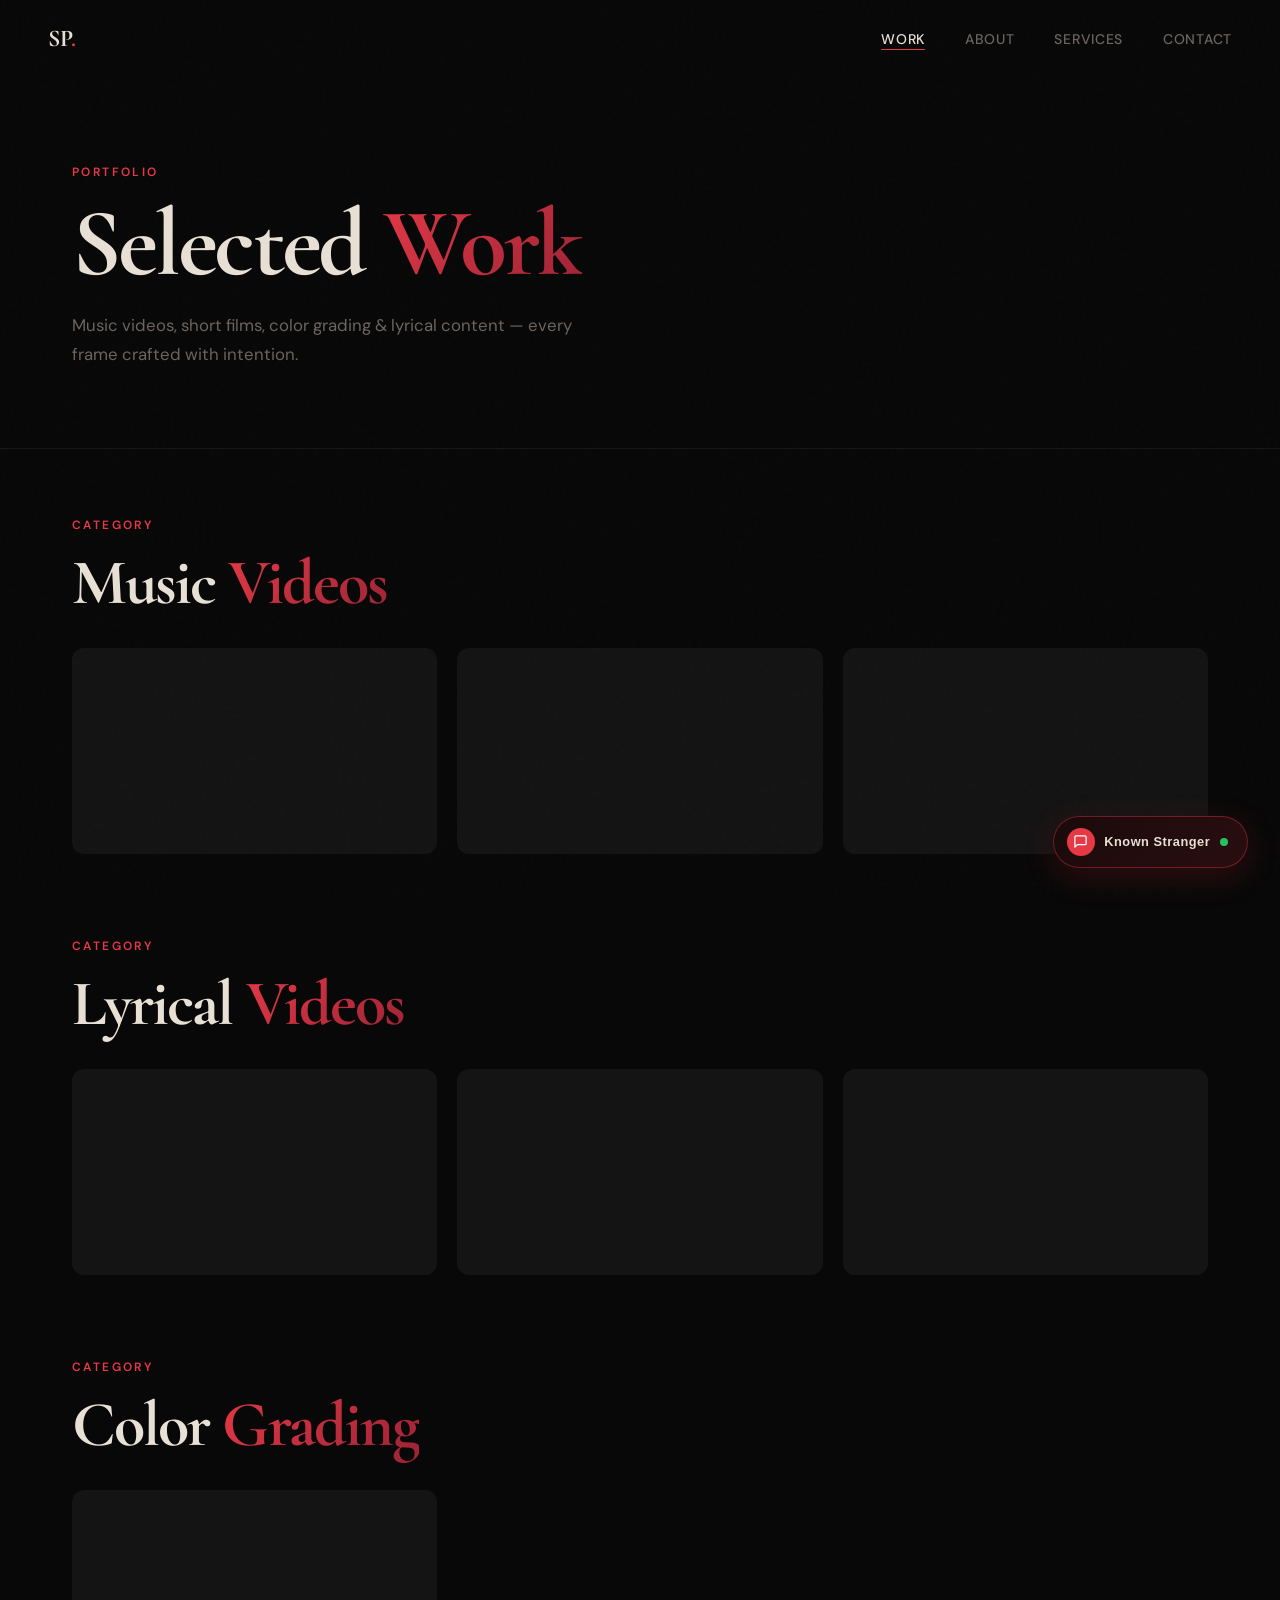
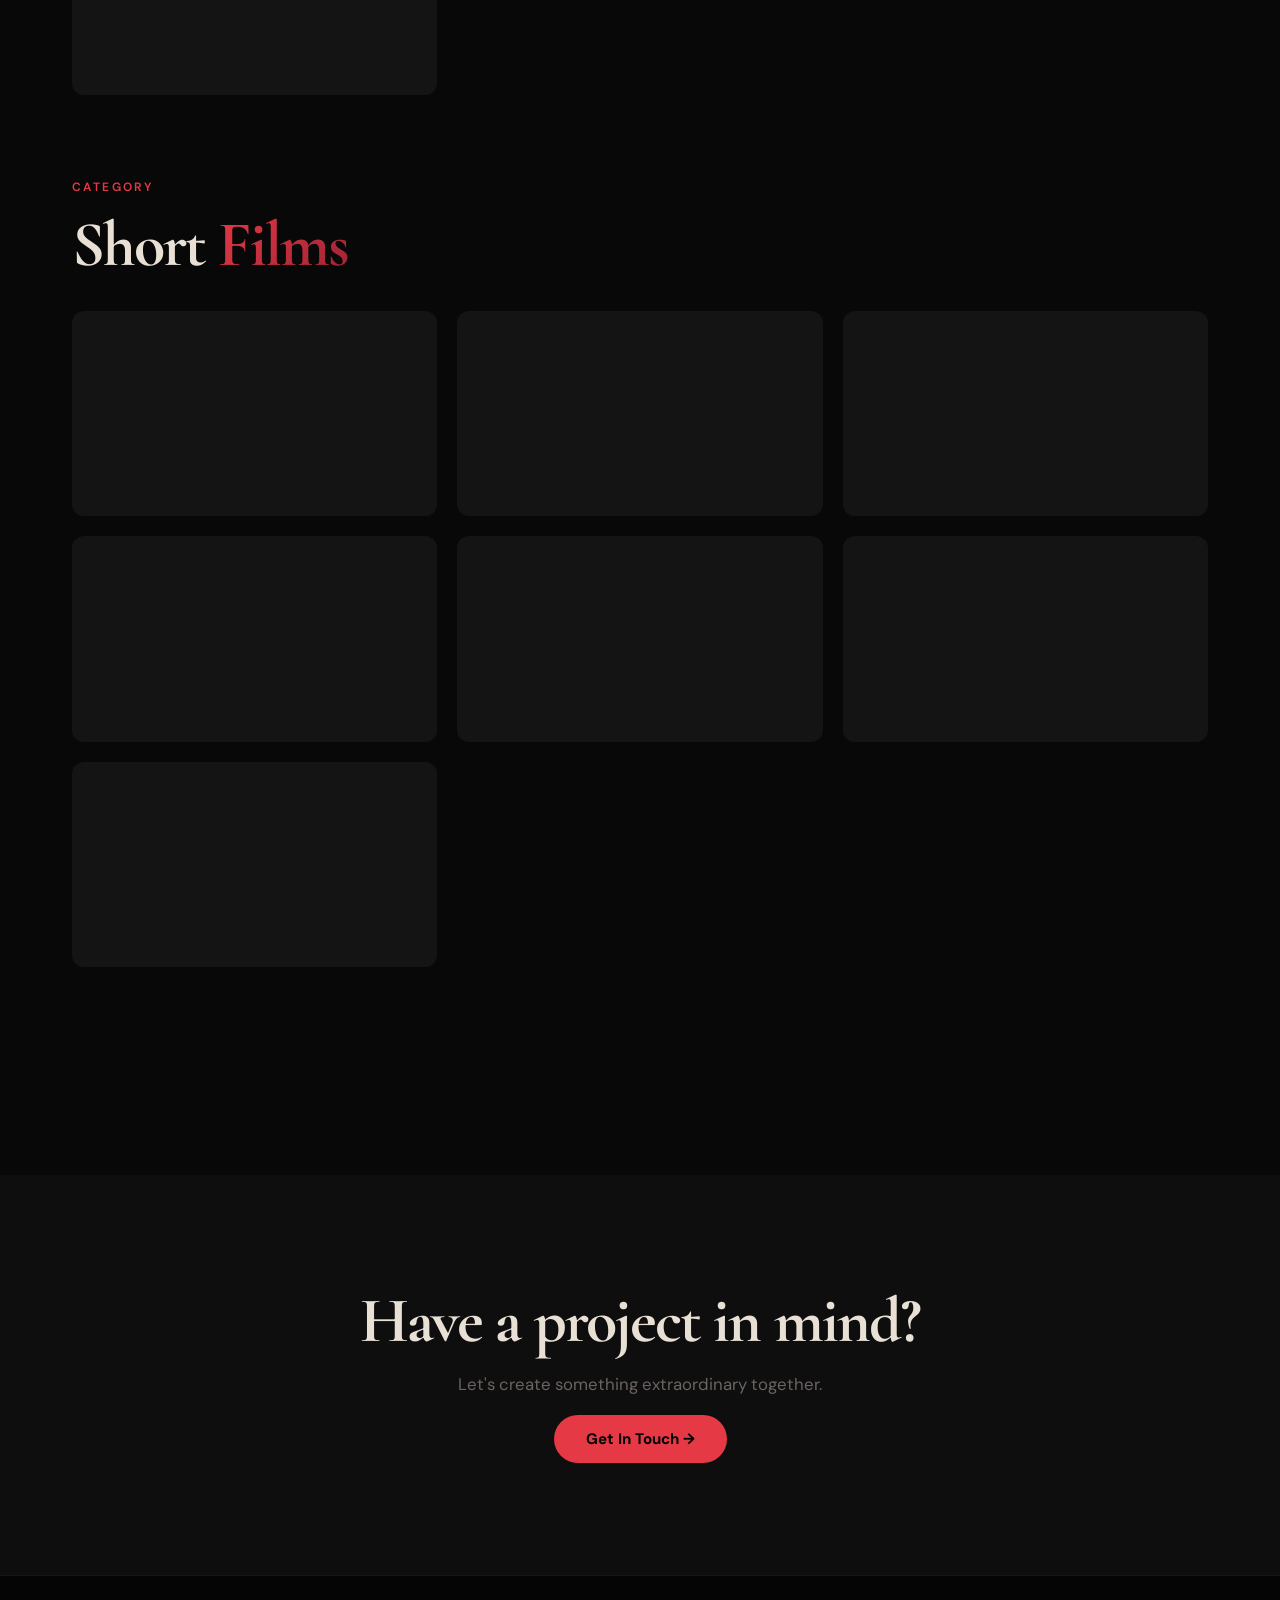
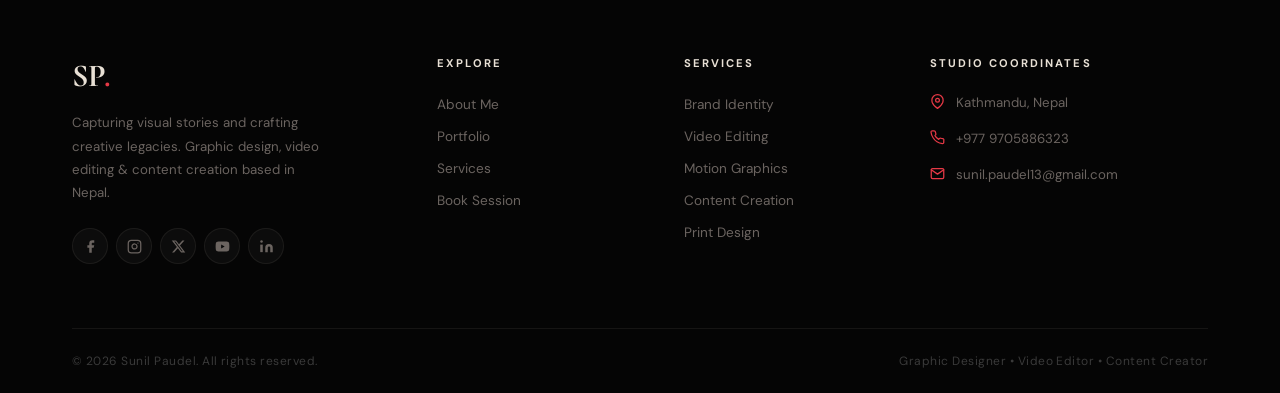
<file: work.html>
<!DOCTYPE html>
<html lang="en">
<head>
  <meta charset="UTF-8" />
  <meta name="viewport" content="width=device-width, initial-scale=1.0" />
  <title>Work &mdash; Sunil Paudel</title>
  <link rel="stylesheet" href="style.css" />
  <link rel="preconnect" href="https://fonts.googleapis.com" />
  <link rel="preconnect" href="https://fonts.gstatic.com" crossorigin />
  <link href="https://fonts.googleapis.com/css2?family=Cormorant+Garamond:ital,wght@0,300;0,400;0,600;0,700;1,300;1,400&family=DM+Sans:wght@300;400;500;600;700&display=swap" rel="stylesheet" />
</head>
<body>
  <div class="cursor" id="cursor"></div>
  <div class="cursor-follower" id="cursorFollower"></div>
  <div class="noise"></div>

  <nav class="nav scrolled" id="nav">
    <a href="index.html" class="nav-logo">SP<span>.</span></a>
    <ul class="nav-links">
      <li><a href="work.html"     class="nav-link active">Work</a></li>
      <li><a href="about.html"    class="nav-link">About</a></li>
      <li><a href="services.html" class="nav-link">Services</a></li>
      <li><a href="contact.html"  class="nav-link">Contact</a></li>
    </ul>
    <button class="nav-toggle" id="navToggle" aria-label="Menu"><span></span><span></span></button>
  </nav>
  <div class="mobile-menu" id="mobileMenu">
    <a href="work.html"     class="mobile-link">Work</a>
    <a href="about.html"    class="mobile-link">About</a>
    <a href="services.html" class="mobile-link">Services</a>
    <a href="contact.html"  class="mobile-link">Contact</a>
  </div>

  <!-- Video Modal -->
  <div class="vid-modal" id="vidModal" role="dialog" aria-modal="true" aria-label="Video player">
    <div class="vid-modal-backdrop" id="vidBackdrop"></div>
    <div class="vid-modal-box">
      <button class="vid-modal-close" id="vidClose" aria-label="Close video">
        <svg viewBox="0 0 24 24" fill="none" stroke="currentColor" stroke-width="2" stroke-linecap="round"><line x1="18" y1="6" x2="6" y2="18"/><line x1="6" y1="6" x2="18" y2="18"/></svg>
      </button>
      <div class="vid-modal-player">
        <iframe id="vidFrame" src="" title="Video player"
          allow="accelerometer; autoplay; clipboard-write; encrypted-media; gyroscope; picture-in-picture; web-share"
          allowfullscreen frameborder="0"></iframe>
      </div>
      <div class="vid-modal-info">
        <span class="vid-modal-cat" id="vidCat"></span>
        <h3 class="vid-modal-title" id="vidTitle"></h3>
        <a class="vid-modal-yt" id="vidYtLink" href="#" target="_blank">
          <svg viewBox="0 0 24 24" fill="currentColor" width="16" height="16"><path d="M22.54 6.42a2.78 2.78 0 0 0-1.95-1.96C18.88 4 12 4 12 4s-6.88 0-8.59.46a2.78 2.78 0 0 0-1.95 1.96A29 29 0 0 0 1 12a29 29 0 0 0 .46 5.58 2.78 2.78 0 0 0 1.95 1.96C5.12 20 12 20 12 20s6.88 0 8.59-.46a2.78 2.78 0 0 0 1.95-1.96A29 29 0 0 0 23 12a29 29 0 0 0-.46-5.58z"/><polygon points="9.75 15.02 15.5 12 9.75 8.98 9.75 15.02" fill="#fff"/></svg>
          Watch on YouTube
        </a>
      </div>
    </div>
  </div>

  <!-- Page Hero -->
  <section class="page-hero">
    <div class="container">
      <span class="section-label">Portfolio</span>
      <h1 class="page-hero-title">Selected <em>Work</em></h1>
      <p class="page-hero-desc">Music videos, short films, color grading &amp; lyrical content &mdash; every frame crafted with intention.</p>
    </div>
  </section>

  <!-- Portfolio -->
  <section class="portfolio-section">
    <div class="container">

      <!-- Music Videos -->
      <div class="portfolio-category">
        <div class="portfolio-cat-header">
          <span class="section-label">Category</span>
          <h2 class="section-title">Music <em>Videos</em></h2>
        </div>
        <div class="portfolio-grid portfolio-grid--3">
          <div class="portfolio-item">
            <a href="#" class="portfolio-thumb-link" data-vid="3Miwh9gQgvE" data-cat="Music Video" data-title="Music Video" data-yt="https://www.youtube.com/watch?v=3Miwh9gQgvE">
              <div class="portfolio-thumb">
                <img src="https://img.youtube.com/vi/3Miwh9gQgvE/maxresdefault.jpg"
                     onerror="this.src='https://img.youtube.com/vi/3Miwh9gQgvE/hqdefault.jpg'"
                     alt="Music Video" loading="lazy" />
                <div class="portfolio-overlay">
                  <div class="portfolio-play"><svg viewBox="0 0 24 24" fill="currentColor"><polygon points="5,3 19,12 5,21"/></svg></div>
                  <div class="portfolio-info">
                    <span class="work-category">Music Video</span>
                    <h3>Music Video</h3>
                    <span class="portfolio-yt">&#9654; Play Video</span>
                  </div>
                </div>
              </div>
            </a>
          </div>
          <div class="portfolio-item">
            <a href="#" class="portfolio-thumb-link" data-vid="FFwUWDQamD0" data-cat="Music Video" data-title="Music Video" data-yt="https://www.youtube.com/watch?v=FFwUWDQamD0">
              <div class="portfolio-thumb">
                <img src="https://img.youtube.com/vi/FFwUWDQamD0/maxresdefault.jpg"
                     onerror="this.src='https://img.youtube.com/vi/FFwUWDQamD0/hqdefault.jpg'"
                     alt="Music Video" loading="lazy" />
                <div class="portfolio-overlay">
                  <div class="portfolio-play"><svg viewBox="0 0 24 24" fill="currentColor"><polygon points="5,3 19,12 5,21"/></svg></div>
                  <div class="portfolio-info">
                    <span class="work-category">Music Video</span>
                    <h3>Music Video</h3>
                    <span class="portfolio-yt">&#9654; Play Video</span>
                  </div>
                </div>
              </div>
            </a>
          </div>
          <div class="portfolio-item">
            <a href="#" class="portfolio-thumb-link" data-vid="OxF8LbGwFJg" data-cat="Music Video" data-title="Music Video" data-yt="https://www.youtube.com/watch?v=OxF8LbGwFJg">
              <div class="portfolio-thumb">
                <img src="https://img.youtube.com/vi/OxF8LbGwFJg/maxresdefault.jpg"
                     onerror="this.src='https://img.youtube.com/vi/OxF8LbGwFJg/hqdefault.jpg'"
                     alt="Music Video" loading="lazy" />
                <div class="portfolio-overlay">
                  <div class="portfolio-play"><svg viewBox="0 0 24 24" fill="currentColor"><polygon points="5,3 19,12 5,21"/></svg></div>
                  <div class="portfolio-info">
                    <span class="work-category">Music Video</span>
                    <h3>Music Video</h3>
                    <span class="portfolio-yt">&#9654; Play Video</span>
                  </div>
                </div>
              </div>
            </a>
          </div>
        </div>
      </div>

      <!-- Lyrical Videos -->
      <div class="portfolio-category">
        <div class="portfolio-cat-header">
          <span class="section-label">Category</span>
          <h2 class="section-title">Lyrical <em>Videos</em></h2>
        </div>
        <div class="portfolio-grid portfolio-grid--3">
          <div class="portfolio-item">
            <a href="#" class="portfolio-thumb-link" data-vid="fo1ctoUJU4k" data-cat="Lyrical Video" data-title="Lyrical Video" data-yt="https://www.youtube.com/watch?v=fo1ctoUJU4k">
              <div class="portfolio-thumb">
                <img src="https://img.youtube.com/vi/fo1ctoUJU4k/maxresdefault.jpg"
                     onerror="this.src='https://img.youtube.com/vi/fo1ctoUJU4k/hqdefault.jpg'"
                     alt="Lyrical Video" loading="lazy" />
                <div class="portfolio-overlay">
                  <div class="portfolio-play"><svg viewBox="0 0 24 24" fill="currentColor"><polygon points="5,3 19,12 5,21"/></svg></div>
                  <div class="portfolio-info">
                    <span class="work-category">Lyrical Video</span>
                    <h3>Lyrical Video</h3>
                    <span class="portfolio-yt">&#9654; Play Video</span>
                  </div>
                </div>
              </div>
            </a>
          </div>
          <div class="portfolio-item">
            <a href="#" class="portfolio-thumb-link" data-vid="RLkQ6087rUM" data-cat="Lyrical Video" data-title="Lyrical Video" data-yt="https://www.youtube.com/watch?v=RLkQ6087rUM">
              <div class="portfolio-thumb">
                <img src="https://img.youtube.com/vi/RLkQ6087rUM/maxresdefault.jpg"
                     onerror="this.src='https://img.youtube.com/vi/RLkQ6087rUM/hqdefault.jpg'"
                     alt="Lyrical Video" loading="lazy" />
                <div class="portfolio-overlay">
                  <div class="portfolio-play"><svg viewBox="0 0 24 24" fill="currentColor"><polygon points="5,3 19,12 5,21"/></svg></div>
                  <div class="portfolio-info">
                    <span class="work-category">Lyrical Video</span>
                    <h3>Lyrical Video</h3>
                    <span class="portfolio-yt">&#9654; Play Video</span>
                  </div>
                </div>
              </div>
            </a>
          </div>
          <div class="portfolio-item">
            <a href="#" class="portfolio-thumb-link" data-vid="kplHSEqrEoA" data-cat="Lyrical Video" data-title="Lyrical Video" data-yt="https://www.youtube.com/watch?v=kplHSEqrEoA">
              <div class="portfolio-thumb">
                <img src="https://img.youtube.com/vi/kplHSEqrEoA/maxresdefault.jpg"
                     onerror="this.src='https://img.youtube.com/vi/kplHSEqrEoA/hqdefault.jpg'"
                     alt="Lyrical Video" loading="lazy" />
                <div class="portfolio-overlay">
                  <div class="portfolio-play"><svg viewBox="0 0 24 24" fill="currentColor"><polygon points="5,3 19,12 5,21"/></svg></div>
                  <div class="portfolio-info">
                    <span class="work-category">Lyrical Video</span>
                    <h3>Lyrical Video</h3>
                    <span class="portfolio-yt">&#9654; Play Video</span>
                  </div>
                </div>
              </div>
            </a>
          </div>
        </div>
      </div>

      <!-- Color Grading -->
      <div class="portfolio-category">
        <div class="portfolio-cat-header">
          <span class="section-label">Category</span>
          <h2 class="section-title">Color <em>Grading</em></h2>
        </div>
        <div class="portfolio-grid portfolio-grid--3">
          <div class="portfolio-item">
            <a href="#" class="portfolio-thumb-link" data-vid="cR-lMoXgRSg" data-cat="Color Grading" data-title="Color Grading Reel" data-yt="https://www.youtube.com/watch?v=cR-lMoXgRSg">
              <div class="portfolio-thumb">
                <img src="https://img.youtube.com/vi/cR-lMoXgRSg/maxresdefault.jpg"
                     onerror="this.src='https://img.youtube.com/vi/cR-lMoXgRSg/hqdefault.jpg'"
                     alt="Color Grading Reel" loading="lazy" />
                <div class="portfolio-overlay">
                  <div class="portfolio-play"><svg viewBox="0 0 24 24" fill="currentColor"><polygon points="5,3 19,12 5,21"/></svg></div>
                  <div class="portfolio-info">
                    <span class="work-category">Color Grading</span>
                    <h3>Color Grading Reel</h3>
                    <span class="portfolio-yt">&#9654; Play Video</span>
                  </div>
                </div>
              </div>
            </a>
          </div>
        </div>
      </div>

      <!-- Short Films -->
      <div class="portfolio-category">
        <div class="portfolio-cat-header">
          <span class="section-label">Category</span>
          <h2 class="section-title">Short <em>Films</em></h2>
        </div>
        <div class="portfolio-grid portfolio-grid--3">
          <div class="portfolio-item">
            <a href="#" class="portfolio-thumb-link" data-vid="s0D3LmUslnI" data-cat="Short Film" data-title="Short Film" data-yt="https://www.youtube.com/watch?v=s0D3LmUslnI">
              <div class="portfolio-thumb">
                <img src="https://img.youtube.com/vi/s0D3LmUslnI/maxresdefault.jpg"
                     onerror="this.src='https://img.youtube.com/vi/s0D3LmUslnI/hqdefault.jpg'"
                     alt="Short Film" loading="lazy" />
                <div class="portfolio-overlay">
                  <div class="portfolio-play"><svg viewBox="0 0 24 24" fill="currentColor"><polygon points="5,3 19,12 5,21"/></svg></div>
                  <div class="portfolio-info">
                    <span class="work-category">Short Film</span>
                    <h3>Short Film</h3>
                    <span class="portfolio-yt">&#9654; Play Video</span>
                  </div>
                </div>
              </div>
            </a>
          </div>
          <div class="portfolio-item">
            <a href="#" class="portfolio-thumb-link" data-vid="IgqC5ZvAsyA" data-cat="Short Film" data-title="Short Film" data-yt="https://www.youtube.com/watch?v=IgqC5ZvAsyA">
              <div class="portfolio-thumb">
                <img src="https://img.youtube.com/vi/IgqC5ZvAsyA/maxresdefault.jpg"
                     onerror="this.src='https://img.youtube.com/vi/IgqC5ZvAsyA/hqdefault.jpg'"
                     alt="Short Film" loading="lazy" />
                <div class="portfolio-overlay">
                  <div class="portfolio-play"><svg viewBox="0 0 24 24" fill="currentColor"><polygon points="5,3 19,12 5,21"/></svg></div>
                  <div class="portfolio-info">
                    <span class="work-category">Short Film</span>
                    <h3>Short Film</h3>
                    <span class="portfolio-yt">&#9654; Play Video</span>
                  </div>
                </div>
              </div>
            </a>
          </div>
          <div class="portfolio-item">
            <a href="#" class="portfolio-thumb-link" data-vid="xvKz-NCrflM" data-cat="Short Film" data-title="Short Film" data-yt="https://www.youtube.com/watch?v=xvKz-NCrflM">
              <div class="portfolio-thumb">
                <img src="https://img.youtube.com/vi/xvKz-NCrflM/maxresdefault.jpg"
                     onerror="this.src='https://img.youtube.com/vi/xvKz-NCrflM/hqdefault.jpg'"
                     alt="Short Film" loading="lazy" />
                <div class="portfolio-overlay">
                  <div class="portfolio-play"><svg viewBox="0 0 24 24" fill="currentColor"><polygon points="5,3 19,12 5,21"/></svg></div>
                  <div class="portfolio-info">
                    <span class="work-category">Short Film</span>
                    <h3>Short Film</h3>
                    <span class="portfolio-yt">&#9654; Play Video</span>
                  </div>
                </div>
              </div>
            </a>
          </div>
          <div class="portfolio-item">
            <a href="#" class="portfolio-thumb-link" data-vid="NsIgr91cOXQ" data-cat="Short Film" data-title="Short Film" data-yt="https://www.youtube.com/watch?v=NsIgr91cOXQ">
              <div class="portfolio-thumb">
                <img src="https://img.youtube.com/vi/NsIgr91cOXQ/maxresdefault.jpg"
                     onerror="this.src='https://img.youtube.com/vi/NsIgr91cOXQ/hqdefault.jpg'"
                     alt="Short Film" loading="lazy" />
                <div class="portfolio-overlay">
                  <div class="portfolio-play"><svg viewBox="0 0 24 24" fill="currentColor"><polygon points="5,3 19,12 5,21"/></svg></div>
                  <div class="portfolio-info">
                    <span class="work-category">Short Film</span>
                    <h3>Short Film</h3>
                    <span class="portfolio-yt">&#9654; Play Video</span>
                  </div>
                </div>
              </div>
            </a>
          </div>
          <div class="portfolio-item">
            <a href="#" class="portfolio-thumb-link" data-vid="O2KlqQitkrs" data-cat="Short Film" data-title="Short Film" data-yt="https://www.youtube.com/watch?v=O2KlqQitkrs">
              <div class="portfolio-thumb">
                <img src="https://img.youtube.com/vi/O2KlqQitkrs/maxresdefault.jpg"
                     onerror="this.src='https://img.youtube.com/vi/O2KlqQitkrs/hqdefault.jpg'"
                     alt="Short Film" loading="lazy" />
                <div class="portfolio-overlay">
                  <div class="portfolio-play"><svg viewBox="0 0 24 24" fill="currentColor"><polygon points="5,3 19,12 5,21"/></svg></div>
                  <div class="portfolio-info">
                    <span class="work-category">Short Film</span>
                    <h3>Short Film</h3>
                    <span class="portfolio-yt">&#9654; Play Video</span>
                  </div>
                </div>
              </div>
            </a>
          </div>
          <div class="portfolio-item">
            <a href="#" class="portfolio-thumb-link" data-vid="7O-7NmZLR_E" data-cat="Short Film" data-title="Short Film" data-yt="https://www.youtube.com/watch?v=7O-7NmZLR_E">
              <div class="portfolio-thumb">
                <img src="https://img.youtube.com/vi/7O-7NmZLR_E/maxresdefault.jpg"
                     onerror="this.src='https://img.youtube.com/vi/7O-7NmZLR_E/hqdefault.jpg'"
                     alt="Short Film" loading="lazy" />
                <div class="portfolio-overlay">
                  <div class="portfolio-play"><svg viewBox="0 0 24 24" fill="currentColor"><polygon points="5,3 19,12 5,21"/></svg></div>
                  <div class="portfolio-info">
                    <span class="work-category">Short Film</span>
                    <h3>Short Film</h3>
                    <span class="portfolio-yt">&#9654; Play Video</span>
                  </div>
                </div>
              </div>
            </a>
          </div>
          <div class="portfolio-item">
            <a href="#" class="portfolio-thumb-link" data-vid="mi4zh-vKfhg" data-cat="Short Film" data-title="Short Film" data-yt="https://www.youtube.com/watch?v=mi4zh-vKfhg">
              <div class="portfolio-thumb">
                <img src="https://img.youtube.com/vi/mi4zh-vKfhg/maxresdefault.jpg"
                     onerror="this.src='https://img.youtube.com/vi/mi4zh-vKfhg/hqdefault.jpg'"
                     alt="Short Film" loading="lazy" />
                <div class="portfolio-overlay">
                  <div class="portfolio-play"><svg viewBox="0 0 24 24" fill="currentColor"><polygon points="5,3 19,12 5,21"/></svg></div>
                  <div class="portfolio-info">
                    <span class="work-category">Short Film</span>
                    <h3>Short Film</h3>
                    <span class="portfolio-yt">&#9654; Play Video</span>
                  </div>
                </div>
              </div>
            </a>
          </div>
        </div>
      </div>

    </div>
  </section>

  <!-- CTA -->
  <section class="page-cta">
    <div class="container">
      <div class="page-cta-inner">
        <h2 class="section-title">Have a project in mind?</h2>
        <p>Let's create something extraordinary together.</p>
        <a href="contact.html" class="btn btn-primary magnetic"><span>Get In Touch &rarr;</span></a>
      </div>
    </div>
  </section>

  <!-- Rich Footer -->
  <footer class="footer-rich">
    <div class="container">
      <div class="footer-rich-grid">
        <div class="footer-col footer-col--brand">
          <a href="index.html" class="footer-logo-big">SP<span>.</span></a>
          <p class="footer-brand-desc">Capturing visual stories and crafting creative legacies. Graphic design, video editing &amp; content creation based in Nepal.</p>
          <div class="footer-icon-socials">
            <a href="https://www.facebook.com/knownstranger01" target="_blank" aria-label="Facebook" class="footer-icon-link"><svg viewBox="0 0 24 24" fill="currentColor"><path d="M18 2h-3a5 5 0 0 0-5 5v3H7v4h3v8h4v-8h3l1-4h-4V7a1 1 0 0 1 1-1h3z"/></svg></a>
            <a href="https://www.instagram.com/knownstranger01" target="_blank" aria-label="Instagram" class="footer-icon-link"><svg viewBox="0 0 24 24" fill="none" stroke="currentColor" stroke-width="2" stroke-linecap="round" stroke-linejoin="round"><rect x="2" y="2" width="20" height="20" rx="5"/><path d="M16 11.37A4 4 0 1 1 12.63 8 4 4 0 0 1 16 11.37z"/><line x1="17.5" y1="6.5" x2="17.51" y2="6.5"/></svg></a>
            <a href="https://x.com/sunilpaudel2051" target="_blank" aria-label="X" class="footer-icon-link"><svg viewBox="0 0 24 24" fill="currentColor"><path d="M18.244 2.25h3.308l-7.227 8.26 8.502 11.24H16.17l-5.214-6.817L4.99 21.75H1.68l7.73-8.835L1.254 2.25H8.08l4.713 6.231zm-1.161 17.52h1.833L7.084 4.126H5.117z"/></svg></a>
            <a href="https://www.youtube.com/@sunilpaudel.official" target="_blank" aria-label="YouTube" class="footer-icon-link"><svg viewBox="0 0 24 24" fill="currentColor"><path d="M22.54 6.42a2.78 2.78 0 0 0-1.95-1.96C18.88 4 12 4 12 4s-6.88 0-8.59.46a2.78 2.78 0 0 0-1.95 1.96A29 29 0 0 0 1 12a29 29 0 0 0 .46 5.58 2.78 2.78 0 0 0 1.95 1.96C5.12 20 12 20 12 20s6.88 0 8.59-.46a2.78 2.78 0 0 0 1.95-1.96A29 29 0 0 0 23 12a29 29 0 0 0-.46-5.58z"/><polygon points="9.75 15.02 15.5 12 9.75 8.98 9.75 15.02" fill="#080808"/></svg></a>
            <a href="https://www.linkedin.com/in/knownstranger01/" target="_blank" aria-label="LinkedIn" class="footer-icon-link"><svg viewBox="0 0 24 24" fill="currentColor"><path d="M16 8a6 6 0 0 1 6 6v7h-4v-7a2 2 0 0 0-4 0v7h-4v-7a6 6 0 0 1 6-6z"/><rect x="2" y="9" width="4" height="12"/><circle cx="4" cy="4" r="2"/></svg></a>
          </div>
        </div>
        <div class="footer-col">
          <h4 class="footer-col-title">Explore</h4>
          <ul class="footer-links">
            <li><a href="about.html">About Me</a></li>
            <li><a href="work.html">Portfolio</a></li>
            <li><a href="services.html">Services</a></li>
            <li><a href="contact.html">Book Session</a></li>
          </ul>
        </div>
        <div class="footer-col">
          <h4 class="footer-col-title">Services</h4>
          <ul class="footer-links">
            <li><a href="services.html">Brand Identity</a></li>
            <li><a href="services.html">Video Editing</a></li>
            <li><a href="services.html">Motion Graphics</a></li>
            <li><a href="services.html">Content Creation</a></li>
            <li><a href="services.html">Print Design</a></li>
          </ul>
        </div>
        <div class="footer-col">
          <h4 class="footer-col-title">Studio Coordinates</h4>
          <ul class="footer-contact-list">
            <li><svg viewBox="0 0 24 24" fill="none" stroke="currentColor" stroke-width="2" stroke-linecap="round" stroke-linejoin="round"><path d="M21 10c0 7-9 13-9 13s-9-6-9-13a9 9 0 0 1 18 0z"/><circle cx="12" cy="10" r="3"/></svg>Kathmandu, Nepal</li>
            <li><svg viewBox="0 0 24 24" fill="none" stroke="currentColor" stroke-width="2" stroke-linecap="round" stroke-linejoin="round"><path d="M22 16.92v3a2 2 0 0 1-2.18 2 19.79 19.79 0 0 1-8.63-3.07A19.5 19.5 0 0 1 4.69 12a19.79 19.79 0 0 1-3.07-8.67A2 2 0 0 1 3.64 1.26h3a2 2 0 0 1 2 1.72c.127.96.361 1.903.7 2.81a2 2 0 0 1-.45 2.11L7.91 8.96a16 16 0 0 0 6 6l1.27-1.27a2 2 0 0 1 2.11-.45c.907.339 1.85.573 2.81.7A2 2 0 0 1 22 16.92z"/></svg><a href="tel:+9779705886323">+977 9705886323</a></li>
            <li><svg viewBox="0 0 24 24" fill="none" stroke="currentColor" stroke-width="2" stroke-linecap="round" stroke-linejoin="round"><path d="M4 4h16c1.1 0 2 .9 2 2v12c0 1.1-.9 2-2 2H4c-1.1 0-2-.9-2-2V6c0-1.1.9-2 2-2z"/><polyline points="22,6 12,13 2,6"/></svg><a href="mailto:sunil.paudel13@gmail.com">sunil.paudel13@gmail.com</a></li>
          </ul>
        </div>
      </div>
      <div class="footer-rich-bottom">
        <p>&copy; 2026 Sunil Paudel. All rights reserved.</p>
        <p>Graphic Designer &bull; Video Editor &bull; Content Creator</p>
      </div>
    </div>
  </footer>

    
    <!-- Known Stranger Chatbot -->
  <div class="ks-chat" id="ksChat" role="dialog" aria-label="Known Stranger Chat">
    <div class="ks-header">
      <div class="ks-header-left">
        <div class="ks-avatar">
          <div class="ks-avatar-ring"></div>
          <span>KS</span>
          <div class="ks-status-dot"></div>
        </div>
        <div class="ks-header-info">
          <div class="ks-name">Known Stranger</div>
          <div class="ks-subtitle"><span class="ks-online-dot"></span>Sunil&#39;s AI &mdash; Online now</div>
        </div>
      </div>
      <div class="ks-header-actions">
        <button class="ks-clear" id="ksClear" aria-label="Clear chat" title="Clear chat">
          <svg viewBox="0 0 24 24" fill="none" stroke="currentColor" stroke-width="2" stroke-linecap="round" stroke-linejoin="round"><polyline points="3 6 5 6 21 6"/><path d="M19 6l-1 14a2 2 0 0 1-2 2H8a2 2 0 0 1-2-2L5 6"/><path d="M10 11v6M14 11v6"/><path d="M9 6V4a1 1 0 0 1 1-1h4a1 1 0 0 1 1 1v2"/></svg>
        </button>
        <button class="ks-close" id="ksClose" aria-label="Close chat">
          <svg viewBox="0 0 24 24" fill="none" stroke="currentColor" stroke-width="2" stroke-linecap="round"><line x1="18" y1="6" x2="6" y2="18"/><line x1="6" y1="6" x2="18" y2="18"/></svg>
        </button>
      </div>
    </div>
    <div class="ks-messages" id="ksMessages">
      <div class="ks-msg ks-msg--bot">
        <div class="ks-msg-avatar">KS</div>
        <div class="ks-msg-bubble">
          <p>Hey there! &#128075; I&#39;m <strong>Known Stranger</strong>, Sunil&#39;s AI assistant.</p>
          <p>I can help with project inquiries, pricing, services, or anything about Sunil&#39;s work. What&#39;s on your mind?</p>
          <span class="ks-msg-time">Just now</span>
        </div>
      </div>
    </div>
    <div class="ks-suggestions" id="ksSuggestions">
      <button class="ks-suggest">&#127912; What services?</button>
      <button class="ks-suggest">&#128176; Pricing info</button>
      <button class="ks-suggest">&#128336; Turnaround time</button>
      <button class="ks-suggest">&#128222; How to hire</button>
    </div>
    <div class="ks-input-row">
      <input type="text" id="ksInput" placeholder="Ask me anything..." autocomplete="off" maxlength="300" />
      <button class="ks-send" id="ksSend" aria-label="Send message">
        <svg viewBox="0 0 24 24" fill="none"><path d="M22 2L11 13" stroke="currentColor" stroke-width="2" stroke-linecap="round"/><path d="M22 2L15 22L11 13L2 9L22 2Z" stroke="currentColor" stroke-width="2" stroke-linecap="round" stroke-linejoin="round"/></svg>
      </button>
    </div>
  </div>
  <button class="ks-toggle" id="ksToggle" aria-label="Open Known Stranger chat">
    <div class="ks-toggle-inner">
      <svg class="ks-toggle-icon ks-icon-chat" viewBox="0 0 24 24" fill="none"><path d="M21 15a2 2 0 0 1-2 2H7l-4 4V5a2 2 0 0 1 2-2h14a2 2 0 0 1 2 2z" stroke="currentColor" stroke-width="2" stroke-linecap="round" stroke-linejoin="round"/></svg>
    </div>
    <span class="ks-toggle-label">Known Stranger</span>
    <div class="ks-toggle-dot"></div>
  </button>

  <script src="script.js"></script>
</body>
</html>
</file>
<file: style.css>
/* ===== RESET & BASE ===== */
*, *::before, *::after { box-sizing: border-box; margin: 0; padding: 0; }
:root {
  --bg:         #080808;
  --bg2:        #0e0e0e;
  --bg3:        #141414;
  --accent:     #e63946;
  --accent2:    #f4a261;
  --purple:     #9b2335;
  --text:       #e8e0d5;
  --text-muted: #6b6460;
  --border:     rgba(232,224,213,0.07);
  --font-main:    'DM Sans', sans-serif;
  --font-display: 'Cormorant Garamond', serif;
  --transition: 0.4s cubic-bezier(0.16, 1, 0.3, 1);
}
html { scroll-behavior: smooth; }
body {
  background: var(--bg);
  color: var(--text);
  font-family: var(--font-main);
  overflow-x: hidden;
  cursor: none;
}
/* On touch/mobile devices restore normal cursor */
@media (hover: none) {
  body { cursor: auto; }
  .cursor, .cursor-follower { display: none; }
}
a { text-decoration: none; color: inherit; }
img { max-width: 100%; display: block; }
.container { max-width: 1200px; margin: 0 auto; padding: 0 2rem; }

/* ===== NOISE ===== */
.noise {
  position: fixed; inset: 0; z-index: 500;
  pointer-events: none;
  background-image: url("data:image/svg+xml,%3Csvg viewBox='0 0 256 256' xmlns='http://www.w3.org/2000/svg'%3E%3Cfilter id='noise'%3E%3CfeTurbulence type='fractalNoise' baseFrequency='0.9' numOctaves='4' stitchTiles='stitch'/%3E%3C/filter%3E%3Crect width='100%25' height='100%25' filter='url(%23noise)' opacity='0.04'/%3E%3C/svg%3E");
  opacity: 0.35;
}

/* ===== CURSOR ===== */
.cursor {
  width: 10px; height: 10px;
  background: #e63946;
  border-radius: 50%;
  position: fixed; pointer-events: none;
  z-index: 99999;
  left: -20px; top: -20px;
  transform: translate(-50%, -50%);
  transition: width 0.2s ease, height 0.2s ease, opacity 0.2s ease;
}
.cursor-follower {
  width: 32px; height: 32px;
  border: 1.5px solid rgba(230,57,70,0.5);
  border-radius: 50%;
  position: fixed; pointer-events: none;
  z-index: 99998;
  left: -20px; top: -20px;
  transform: translate(-50%, -50%);
  transition: width 0.3s ease, height 0.3s ease, border-color 0.3s ease, opacity 0.2s ease;
}
.cursor.hovered { width: 18px; height: 18px; background: #fff; }
.cursor-follower.hovered { width: 52px; height: 52px; border-color: rgba(230,57,70,0.8); }

/* ===== NAV ===== */
.nav {
  position: fixed; top: 0; left: 0; right: 0; z-index: 9000;
  display: flex; align-items: center; justify-content: space-between;
  padding: 1.5rem 3rem;
  transition: background var(--transition), backdrop-filter var(--transition), padding var(--transition);
}
.nav.scrolled {
  background: rgba(10,10,10,0.85);
  backdrop-filter: blur(20px);
  padding: 1rem 3rem;
  border-bottom: 1px solid var(--border);
}
.nav-logo {
  font-family: var(--font-display);
  font-size: 1.5rem;
  font-weight: 800;
  letter-spacing: -0.02em;
}
.nav-logo span { color: var(--accent); }
.nav-links { display: flex; gap: 2.5rem; list-style: none; }
.nav-link {
  font-size: 0.875rem;
  font-weight: 500;
  letter-spacing: 0.05em;
  text-transform: uppercase;
  color: var(--text-muted);
  position: relative;
  overflow: hidden;
  transition: color 0.3s;
}
.nav-link::after {
  content: '';
  position: absolute; bottom: -2px; left: 0;
  width: 0; height: 1px;
  background: var(--accent);
  transition: width 0.3s ease;
}
.nav-link:hover { color: var(--text); }
.nav-link:hover::after { width: 100%; }
.nav-toggle {
  display: none; flex-direction: column; gap: 5px;
  background: none; border: none; cursor: none; padding: 5px;
}
.nav-toggle span {
  display: block; width: 24px; height: 1.5px;
  background: var(--text);
  transition: var(--transition);
}

/* ===== MOBILE MENU ===== */
.mobile-menu {
  position: fixed; inset: 0; z-index: 8999;
  background: var(--bg);
  display: flex; flex-direction: column;
  align-items: center; justify-content: center; gap: 2rem;
  transform: translateX(100%);
  transition: transform var(--transition);
}
.mobile-menu.open { transform: translateX(0); }
.mobile-link {
  font-family: var(--font-display);
  font-size: 2.5rem; font-weight: 800;
  color: var(--text-muted);
  transition: color 0.3s;
}
.mobile-link:hover { color: var(--accent); }

/* ===== BUTTONS ===== */
.btn {
  display: inline-flex; align-items: center; justify-content: center;
  padding: 0.9rem 2rem;
  border-radius: 100px;
  font-family: var(--font-main); font-size: 0.95rem; font-weight: 600;
  transition: var(--transition);
  position: relative; overflow: hidden;
  cursor: none;
}
.btn::before {
  content: ''; position: absolute;
  inset: 0; border-radius: inherit;
  background: rgba(255,255,255,0.12);
  transform: scaleX(0); transform-origin: left;
  transition: transform 0.4s cubic-bezier(0.16,1,0.3,1);
}
.btn:hover::before { transform: scaleX(1); }
.btn-primary {
  background: var(--accent); color: #000; font-weight: 700;
}
.btn-primary:hover { transform: translateY(-2px); box-shadow: 0 12px 40px rgba(230,57,70,0.3); }
.btn-ghost {
  background: transparent; color: var(--text);
  border: 1px solid var(--border);
}
.btn-ghost:hover { border-color: var(--accent); color: var(--accent); transform: translateY(-2px); }
.btn.full-width { width: 100%; }

/* ===== SECTION COMMON ===== */
.section-label {
  display: inline-block;
  font-size: 0.75rem; font-weight: 600;
  letter-spacing: 0.2em; text-transform: uppercase;
  color: var(--accent); margin-bottom: 1rem;
}
.section-title {
  font-family: var(--font-display);
  font-size: clamp(2.5rem, 5vw, 4rem);
  font-weight: 800; line-height: 1.05;
  letter-spacing: -0.03em;
}
.section-title em {
  font-style: normal;
  background: linear-gradient(135deg, var(--accent), var(--purple));
  -webkit-background-clip: text; -webkit-text-fill-color: transparent;
  background-clip: text;
}
.section-header { margin-bottom: 4rem; }

/* ===== HERO ===== */
.hero {
  min-height: 100vh;
  display: flex; flex-direction: column;
  justify-content: center;
  position: relative; overflow: hidden;
  padding: 8rem 3rem 4rem;
  z-index: 1;
}
.hero-bg { position: absolute; inset: 0; z-index: 0; }
.hero-orb {
  position: absolute; border-radius: 50%;
  filter: blur(80px); opacity: 0.15;
  animation: orbFloat 8s ease-in-out infinite;
}
.orb-1 {
  width: 600px; height: 600px;
  background: var(--accent);
  top: -200px; right: -100px;
  animation-delay: 0s;
}
.orb-2 {
  width: 400px; height: 400px;
  background: var(--purple);
  bottom: -100px; left: -100px;
  animation-delay: -3s;
}
.orb-3 {
  width: 300px; height: 300px;
  background: var(--accent2);
  top: 50%; left: 40%;
  animation-delay: -5s;
}
@keyframes orbFloat {
  0%, 100% { transform: translate(0,0) scale(1); }
  33% { transform: translate(20px,-30px) scale(1.05); }
  66% { transform: translate(-15px,20px) scale(0.98); }
}
.hero-content {
  position: relative; z-index: 1;
  max-width: 900px;
}
.hero-tag {
  display: inline-flex; align-items: center; gap: 0.5rem;
  font-size: 0.8rem; font-weight: 500;
  color: var(--text-muted);
  background: rgba(255,255,255,0.05);
  border: 1px solid var(--border);
  border-radius: 100px; padding: 0.4rem 1rem;
  margin-bottom: 2rem;
}
.tag-dot {
  width: 8px; height: 8px;
  background: var(--accent);
  border-radius: 50%;
  animation: pulse 2s infinite;
}
@keyframes pulse {
  0%,100% { box-shadow: 0 0 0 0 rgba(230,57,70,0.6); }
  50% { box-shadow: 0 0 0 8px rgba(230,57,70,0); }
}
.hero-title {
  font-family: var(--font-display);
  font-size: clamp(4rem, 12vw, 9rem);
  font-weight: 800;
  line-height: 0.95;
  letter-spacing: -0.04em;
  display: block;
  margin-bottom: 1.5rem;
}
/* ===== HERO TITLE — smooth colour reveal (no glitch/shake) ===== */
.hero-title .glitch {
  display: block;
  position: relative;
  background: linear-gradient(90deg, var(--text) 0%, var(--text) 50%, var(--accent) 50%);
  background-size: 200% 100%;
  background-position: 0% center;
  -webkit-background-clip: text;
  -webkit-text-fill-color: transparent;
  background-clip: text;
  transition: background-position 0.6s cubic-bezier(0.16,1,0.3,1);
}
.hero-title .glitch:hover {
  background-position: -100% center;
}
.hero-title .glitch::before,
.hero-title .glitch::after { display: none; }
@keyframes glitchAnim { }
.hero-sub {
  font-family: var(--font-display);
  font-size: clamp(1.1rem, 2.5vw, 1.6rem);
  color: var(--text-muted);
  margin-bottom: 1.5rem;
  font-weight: 700;
  letter-spacing: -0.01em;
}
.typed-cursor { animation: blink 1s step-end infinite; color: var(--accent); }
@keyframes blink { 0%,100%{opacity:1;} 50%{opacity:0;} }
.hero-desc {
  max-width: 520px;
  color: var(--text-muted);
  line-height: 1.7;
  margin-bottom: 2.5rem;
  font-size: 1.05rem;
}
.hero-cta { display: flex; gap: 1rem; flex-wrap: wrap; }
.hero-scroll {
  position: absolute; bottom: 2.5rem; left: 3rem;
  display: flex; align-items: center; gap: 1rem;
  font-size: 0.75rem; letter-spacing: 0.15em; text-transform: uppercase;
  color: var(--text-muted); z-index: 1;
}
.scroll-line {
  width: 60px; height: 1px;
  background: var(--text-muted);
  position: relative; overflow: hidden;
}
.scroll-line::after {
  content: ''; position: absolute;
  top: 0; left: -100%; width: 100%; height: 100%;
  background: var(--accent);
  animation: scrollLine 2s ease-in-out infinite;
}
@keyframes scrollLine {
  0% { left: -100%; }
  100% { left: 100%; }
}
.hero-stats {
  position: absolute; bottom: 2.5rem; right: 3rem;
  display: flex; align-items: center; gap: 2rem;
  z-index: 1;
}
.stat { text-align: center; }
.stat-num {
  font-family: var(--font-display);
  font-size: 2.5rem; font-weight: 800;
  color: var(--accent); line-height: 1;
}
.stat p {
  font-size: 0.75rem; color: var(--text-muted);
  text-transform: uppercase; letter-spacing: 0.08em;
  margin-top: 0.3rem;
}
.stat-divider { width: 1px; height: 50px; background: var(--border); }

/* ===== MARQUEE ===== */
.marquee-strip {
  overflow: hidden;
  background: var(--accent);
  padding: 0.9rem 0;
  white-space: nowrap;
}
.marquee-track {
  display: inline-flex; align-items: center; gap: 2rem;
  animation: marquee 25s linear infinite;
}
.marquee-track span {
  font-weight: 600; font-size: 0.85rem;
  text-transform: uppercase; letter-spacing: 0.1em;
  color: #fff;
}
.marquee-track .dot { font-size: 0.7rem; }
@keyframes marquee { from { transform: translateX(0); } to { transform: translateX(-50%); } }

/* ===== WORK ===== */
.work { padding: 8rem 0; }
.work-grid {
  display: grid;
  grid-template-columns: repeat(3, 1fr);
  grid-template-rows: auto auto;
  gap: 1.5rem;
}
.work-item--large { grid-column: span 2; }
.work-item--wide { grid-column: span 2; }
.work-thumb {
  position: relative; overflow: hidden;
  border-radius: 16px;
  aspect-ratio: 4/3;
  background: var(--bg3);
}
.work-item--large .work-thumb { aspect-ratio: 16/9; }
.work-img-placeholder {
  width: 100%; height: 100%;
  display: flex; align-items: center; justify-content: center;
  transition: transform 0.6s cubic-bezier(0.16,1,0.3,1);
}
.gradient-1 { background: linear-gradient(135deg, #1a1a2e, #16213e, #0f3460); }
.gradient-2 { background: linear-gradient(135deg, #2d1b4e, #4a1942, #7b2d8b); }
.gradient-3 { background: linear-gradient(135deg, #0d2137, #1a4462, #0e6ba8); }
.gradient-4 { background: linear-gradient(135deg, #1a2e1a, #2d4a1e, #4a7c59); }
.gradient-5 { background: linear-gradient(135deg, #2e1a1a, #4a1e1e, #7c2d2d); }
.placeholder-icon { font-size: 3rem; opacity: 0.4; }
.work-overlay {
  position: absolute; inset: 0;
  background: linear-gradient(to top, rgba(0,0,0,0.95) 0%, rgba(0,0,0,0.4) 60%, transparent 100%);
  display: flex; align-items: flex-end;
  padding: 1.5rem;
  opacity: 0; transition: opacity 0.4s ease;
}
.work-item:hover .work-overlay { opacity: 1; }
.work-item:hover .work-img-placeholder { transform: scale(1.05); }
.work-info { transform: translateY(20px); transition: transform 0.4s ease; }
.work-item:hover .work-info { transform: translateY(0); }
.work-category {
  display: inline-block;
  font-size: 0.7rem; font-weight: 700;
  letter-spacing: 0.15em; text-transform: uppercase;
  color: var(--accent); margin-bottom: 0.4rem;
  background: rgba(230,57,70,0.1);
  padding: 0.2rem 0.6rem; border-radius: 4px;
}
.work-info h3 {
  font-family: var(--font-display);
  font-size: 1.25rem; font-weight: 800;
  margin-bottom: 0.25rem;
}
.work-info p { font-size: 0.85rem; color: var(--text-muted); margin-bottom: 0.75rem; }
.work-link {
  font-size: 0.85rem; font-weight: 600;
  color: var(--accent);
  transition: letter-spacing 0.3s;
}
.work-link:hover { letter-spacing: 0.05em; }

/* ===== ABOUT ===== */
.about { padding: 8rem 0; background: var(--bg2); }
.about-grid {
  display: grid; grid-template-columns: 1fr 1fr;
  gap: 6rem; align-items: center;
}
.about-img-frame { position: relative; margin-bottom: 2rem; }
.about-img-placeholder {
  width: 100%; aspect-ratio: 3/4;
  border-radius: 20px;
  background: var(--bg3);
  display: flex; align-items: center; justify-content: center;
  border: 1px solid var(--border);
  overflow: hidden;
  position: relative;
}
.about-photo {
  width: 100%; height: 100%;
  object-fit: cover; object-position: center top;
  display: block;
}
.about-img-inner {
  text-align: center;
  font-family: var(--font-display);
  font-size: 1.5rem; font-weight: 800;
  color: var(--text-muted);
  letter-spacing: 0.1em;
}
.about-img-accent {
  position: absolute;
  width: 120px; height: 120px;
  background: var(--accent);
  border-radius: 50%;
  bottom: -20px; right: -20px;
  opacity: 0.15;
  filter: blur(30px);
}
.about-tools {
  display: flex; flex-wrap: wrap; gap: 0.5rem;
  margin-top: 1.5rem;
}
.tool-tag {
  font-size: 0.75rem; font-weight: 600;
  padding: 0.35rem 0.85rem;
  background: rgba(255,255,255,0.05);
  border: 1px solid var(--border);
  border-radius: 100px;
  color: var(--text-muted);
  transition: all 0.3s;
  position: relative;
  cursor: default;
}
.tool-tag:hover { border-color: var(--accent); color: var(--accent); background: rgba(230,57,70,0.05); }

/* Tool tag tooltip */
.tool-tag::after {
  content: attr(data-tip);
  position: absolute;
  bottom: calc(100% + 10px);
  left: 50%; transform: translateX(-50%) translateY(6px);
  background: #1a1a1a;
  border: 1px solid rgba(230,57,70,0.3);
  color: #e8e0d5;
  font-size: 0.72rem; font-weight: 400;
  line-height: 1.5;
  padding: 0.5rem 0.85rem;
  border-radius: 8px;
  white-space: normal;
  width: 200px; text-align: center;
  pointer-events: none;
  opacity: 0;
  transition: opacity 0.2s ease, transform 0.2s ease;
  box-shadow: 0 8px 24px rgba(0,0,0,0.5);
  z-index: 100;
}
/* Arrow */
.tool-tag::before {
  content: '';
  position: absolute;
  bottom: calc(100% + 4px); left: 50%;
  transform: translateX(-50%) translateY(6px);
  border: 5px solid transparent;
  border-top-color: rgba(230,57,70,0.3);
  pointer-events: none;
  opacity: 0;
  transition: opacity 0.2s ease, transform 0.2s ease;
  z-index: 101;
}
.tool-tag:hover::after {
  opacity: 1; transform: translateX(-50%) translateY(0);
}
.tool-tag:hover::before {
  opacity: 1; transform: translateX(-50%) translateY(0);
}
.about-content { padding-top: 2rem; }
.about-text {
  color: var(--text-muted); line-height: 1.8;
  margin-bottom: 1.5rem; font-size: 1.05rem;
}

/* ===== SERVICES ===== */
.services { padding: 8rem 0; }
.services-list { display: flex; flex-direction: column; gap: 0; }
.service-item {
  display: grid; grid-template-columns: 80px 1fr auto;
  align-items: center; gap: 2rem;
  padding: 2rem 1.5rem;
  border-top: 1px solid var(--border);
  border-radius: 12px;
  transition: background 0.3s, transform 0.3s;
  cursor: default;
}
.service-item:last-child { border-bottom: 1px solid var(--border); }
.service-item:hover { background: var(--bg2); transform: translateX(8px); }
.service-num {
  font-family: var(--font-display);
  font-size: 0.85rem; font-weight: 800;
  color: var(--text-muted); letter-spacing: 0.1em;
}
.service-item:hover .service-num { color: var(--accent); }
.service-content h3 {
  font-family: var(--font-display);
  font-size: 1.4rem; font-weight: 800;
  margin-bottom: 0.35rem;
  transition: color 0.3s;
}
.service-item:hover .service-content h3 { color: var(--accent); }
.service-content p { font-size: 0.9rem; color: var(--text-muted); max-width: 500px; }
.service-icon { font-size: 2rem; opacity: 0.5; transition: opacity 0.3s, transform 0.3s; }
.service-item:hover .service-icon { opacity: 1; transform: scale(1.2); }

/* ===== TESTIMONIALS ===== */
.testimonials { padding: 8rem 0; background: var(--bg2); }
.testimonials-grid {
  display: grid; grid-template-columns: repeat(3,1fr); gap: 1.5rem;
}
.testimonial-card {
  background: var(--bg3);
  border: 1px solid var(--border);
  border-radius: 20px;
  padding: 2rem;
  position: relative;
  transition: transform 0.3s, border-color 0.3s;
}
.testimonial-card:hover { transform: translateY(-6px); border-color: rgba(230,57,70,0.2); }
.testimonial-card--accent { background: var(--accent); }
.testimonial-card--accent p,
.testimonial-card--accent strong,
.testimonial-card--accent span { color: #fff !important; }
.testimonial-card--accent .author-avatar { background: rgba(255,255,255,0.15); color: #fff; }
.testimonial-quote {
  font-family: var(--font-display);
  font-size: 4rem; line-height: 0.8;
  color: var(--accent); margin-bottom: 1rem;
  opacity: 0.6;
}
.testimonial-card--accent .testimonial-quote { color: rgba(255,255,255,0.5); }
.testimonial-card p {
  font-size: 0.95rem; line-height: 1.7;
  color: var(--text-muted); margin-bottom: 1.5rem;
}
.testimonial-author { display: flex; align-items: center; gap: 1rem; }
.author-avatar {
  width: 42px; height: 42px;
  border-radius: 50%;
  background: rgba(255,255,255,0.08);
  display: flex; align-items: center; justify-content: center;
  font-size: 0.75rem; font-weight: 700;
  color: var(--text-muted);
  flex-shrink: 0;
}
.testimonial-author strong { display: block; font-size: 0.9rem; }
.testimonial-author span { font-size: 0.78rem; color: var(--text-muted); }

/* ===== CONTACT ===== */
.contact { padding: 8rem 0; }
.contact-inner {
  display: grid; grid-template-columns: 1fr 1fr; gap: 6rem; align-items: start;
}
.contact-left p {
  color: var(--text-muted); line-height: 1.7;
  margin: 1.5rem 0 2rem; font-size: 1.05rem;
}
.contact-links { display: flex; flex-direction: column; gap: 1rem; }
.contact-link {
  display: flex; align-items: center; gap: 0.75rem;
  font-size: 0.95rem; color: var(--text-muted);
  transition: color 0.3s;
}
.contact-link:hover { color: var(--accent); }
.contact-link-icon {
  width: 36px; height: 36px;
  border-radius: 50%;
  background: var(--bg3); border: 1px solid var(--border);
  display: flex; align-items: center; justify-content: center;
  font-size: 1rem; flex-shrink: 0;
}
.contact-form { display: flex; flex-direction: column; gap: 1.25rem; }
.form-group { position: relative; }
.form-group input,
.form-group textarea {
  width: 100%; padding: 1rem 1.25rem;
  background: var(--bg2); border: 1px solid var(--border);
  border-radius: 12px; color: var(--text);
  font-family: var(--font-main); font-size: 0.95rem;
  outline: none; resize: none;
  transition: border-color 0.3s;
}
.form-group input:focus,
.form-group textarea:focus { border-color: var(--accent); }
.form-group label {
  position: absolute; top: 1rem; left: 1.25rem;
  font-size: 0.9rem; color: var(--text-muted);
  pointer-events: none;
  transition: all 0.3s;
  opacity: 0;
}
.form-group input:focus::placeholder,
.form-group textarea:focus::placeholder { opacity: 0; }

/* ===== FOOTER ===== */
.footer {
  padding: 2rem 0;
  border-top: 1px solid var(--border);
}
.footer-inner {
  display: flex; align-items: center;
  justify-content: space-between;
  flex-wrap: wrap; gap: 1.5rem;
}
.footer-logo {
  font-family: var(--font-display);
  font-size: 1.25rem; font-weight: 800;
}
.footer-logo span { color: var(--accent); }
.footer-copy {
  font-size: 0.78rem; color: var(--text-muted);
}
.footer-socials {
  display: flex; align-items: center;
  gap: 0.4rem; flex-wrap: wrap;
}
.footer-social-link {
  display: inline-flex; align-items: center; gap: 0.4rem;
  padding: 0.4rem 0.85rem 0.4rem 0.65rem;
  border: 1px solid var(--border);
  border-radius: 100px;
  color: var(--text-muted);
  font-size: 0.72rem; font-weight: 600;
  letter-spacing: 0.03em;
  transition: background 0.2s, border-color 0.2s, color 0.2s, transform 0.2s;
  white-space: nowrap;
}
.footer-social-link svg {
  width: 13px; height: 13px; flex-shrink: 0;
}
.footer-social-link:hover { transform: translateY(-2px); color: #fff; }
.footer-social-link[aria-label="Facebook"]:hover  { background: rgba(24,119,242,0.12); border-color: #1877f2; color: #1877f2; }
.footer-social-link[aria-label="Instagram"]:hover { background: rgba(225,48,108,0.12); border-color: #e1306c; color: #e1306c; }
.footer-social-link[aria-label="X"]:hover         { background: rgba(232,224,213,0.08); border-color: rgba(232,224,213,0.5); color: #e8e0d5; }
.footer-social-link[aria-label="LinkedIn"]:hover  { background: rgba(10,102,194,0.12); border-color: #0a66c2; color: #0a66c2; }
.footer-social-link[aria-label="YouTube"]:hover   { background: rgba(255,0,0,0.12);    border-color: #ff0000; color: #ff0000; }

@media (max-width: 900px) {
  .footer-inner { flex-direction: column; align-items: flex-start; gap: 1.25rem; }
  .footer-socials { gap: 0.35rem; }
}
@media (max-width: 480px) {
  .footer-social-link span { display: none; }
  .footer-social-link { padding: 0.45rem; border-radius: 50%; width: 34px; height: 34px; justify-content: center; }
  .footer-social-link svg { width: 15px; height: 15px; }
}

/* ===== LOADER ===== */
.loader {
  position: fixed; inset: 0; z-index: 99999;
  background: #080808;
  display: flex; align-items: center; justify-content: center;
  cursor: default;
  transition: opacity 0.4s ease;
  overflow: hidden;
}
.loader.done { opacity: 0; pointer-events: none; }

/* Film strips */
.film-strip {
  position: fixed;
  width: 52px;
  background: #0b0b0b;
  display: flex; flex-direction: column;
  align-items: center; gap: 10px;
  padding: 1rem 0;
  z-index: 2;
}

/* Left strip — anchored to TOP */
.film-strip--left {
  top: 0;
  bottom: auto;
  left: 0;
  height: 55vh;
  border-right: 1px solid #1c1c1c;
  border-bottom-right-radius: 8px;
  justify-content: flex-start;
  box-shadow: 2px 0 20px rgba(230,57,70,0.04);
}

/* Right strip — anchored to BOTTOM */
.film-strip--right {
  bottom: 0;
  top: auto;
  right: 0;
  height: 55vh;
  border-left: 1px solid #1c1c1c;
  border-top-left-radius: 8px;
  justify-content: flex-end;
  box-shadow: -2px 0 20px rgba(230,57,70,0.04);
}

/* Decorative accent lines on strips */
.film-strip--left::after,
.film-strip--right::before {
  content: '';
  position: absolute;
  width: 2px; height: 40%;
  background: linear-gradient(to bottom, transparent, rgba(230,57,70,0.3), transparent);
  left: 50%; transform: translateX(-50%);
}
.film-strip--left::after  { bottom: 0; }
.film-strip--right::before { top: 0; }

.film-hole {
  width: 24px; height: 17px;
  border-radius: 4px;
  background: #080808;
  border: 1px solid #252525;
  flex-shrink: 0;
  box-shadow: inset 0 1px 3px rgba(0,0,0,0.5);
}

/* Animate holes ticking like film */
@keyframes filmTick {
  0%  { transform: translateY(0); }
  50% { transform: translateY(5px); }
}
.film-strip--left  { animation: filmTick 0.45s steps(1) infinite; }
.film-strip--right { animation: filmTick 0.45s steps(1) infinite reverse; }

/* Center content */
.loader-center {
  display: flex; flex-direction: column;
  align-items: center; gap: 1.8rem; z-index: 3;
  position: relative;
}

/* Subtle vignette corners */
.loader::before {
  content: '';
  position: absolute; inset: 0;
  background: radial-gradient(ellipse at center, transparent 55%, rgba(0,0,0,0.7) 100%);
  pointer-events: none; z-index: 1;
}

.loader-name {
  font-family: Georgia, serif;
  font-size: clamp(2rem, 6vw, 4.5rem);
  font-weight: normal; letter-spacing: 0.4em;
  color: #e8e0d5;
  text-transform: uppercase;
  animation: fadeUp 0.5s ease both;
}
.loader-tagline {
  font-family: Arial, sans-serif;
  font-size: 0.65rem; letter-spacing: 0.28em;
  text-transform: uppercase; color: #3a3a3a;
  animation: fadeUp 0.5s 0.15s ease both;
}
@keyframes fadeUp {
  from { opacity:0; transform:translateY(14px); }
  to   { opacity:1; transform:translateY(0); }
}

/* ── Cinema Reel Button ── */
.reel-btn {
  background: none; border: none; cursor: pointer;
  display: flex; flex-direction: column;
  align-items: center; gap: 0.7rem;
  animation: fadeUp 0.5s 0.3s ease both;
  position: relative;
}
.reel-svg {
  width: 160px; height: 160px;
  overflow: visible;
  transition: filter 0.3s;
  filter: drop-shadow(0 0 0px rgba(230,57,70,0));
}
.reel-btn:hover .reel-svg {
  filter: drop-shadow(0 0 20px rgba(230,57,70,0.5));
}
.reel-btn span {
  font-family: Arial, sans-serif;
  font-size: 0.6rem; letter-spacing: 0.45em;
  text-transform: uppercase; color: #3a3a3a;
  transition: color 0.3s;
}
.reel-btn:hover span { color: #e63946; }

/* Reel inner spin */
.reel-inner {
  transform-origin: 100px 100px;
  animation: spin 5s linear infinite;
}
.reel-btn:hover .reel-inner { animation-duration: 0.5s; }
@keyframes spin { to { transform: rotate(360deg); } }

/* Sprockets static (outer ring doesn't spin) */
.reel-sprockets { transform-origin: 100px 100px; }

/* Red progress ring */
#reelRing { transition: stroke-dashoffset 0.7s ease; }
.reel-btn:hover #reelRing { stroke-dashoffset: 0; }

/* Play triangle */
.reel-play {
  transition: opacity 0.3s;
  transform-origin: 100px 100px;
}
.reel-btn:hover .reel-play { opacity: 1; }

/* ── Portal zoom-in frame ── */
.reel-portal {
  position: fixed; inset: 0; z-index: 99998;
  display: flex; align-items: center; justify-content: center;
  pointer-events: none; opacity: 0;
}
.reel-portal.active { pointer-events: all; opacity: 1; }
.portal-frame {
  background: #000;
  border: 3px solid #1a1a1a;
  display: flex; flex-direction: column;
  gap: 6px; padding: 8px;
  border-radius: 6px;
  transform: scale(0.1);
  opacity: 0;
  animation: none;
}
.reel-portal.active .portal-frame {
  animation: portalZoom 1s cubic-bezier(0.16,1,0.3,1) forwards;
}
@keyframes portalZoom {
  0%   { transform: scale(0.12); opacity: 1; }
  60%  { transform: scale(1.05); opacity: 1; }
  100% { transform: scale(60);   opacity: 1; }
}
.portal-holes {
  display: flex; gap: 8px; justify-content: center;
}
.ph {
  width: 16px; height: 10px; border-radius: 2px;
  background: #111; border: 1px solid #2a2a2a;
}
.portal-screen {
  width: 280px; height: 180px;
  background: #080808;
  border: 1px solid #2a2a2a;
  position: relative; overflow: hidden;
}

/* ===== SCROLL REVEAL ===== */
.reveal { opacity: 0; transform: translateY(40px); transition: opacity 0.8s ease, transform 0.8s ease; }
.reveal.visible { opacity: 1; transform: translateY(0); }
.reveal-delay-1 { transition-delay: 0.1s; }
.reveal-delay-2 { transition-delay: 0.2s; }
.reveal-delay-3 { transition-delay: 0.3s; }

/* ===== RESPONSIVE ===== */
@media (max-width: 1024px) {
  .about-grid { gap: 3rem; }
  .contact-inner { gap: 3rem; }
  .hero-stats { display: none; }
}
@media (max-width: 768px) {
  .nav { padding: 1.25rem 1.5rem; }
  .nav.scrolled { padding: 1rem 1.5rem; }
  .nav-links { display: none; }
  .nav-toggle { display: flex; }
  .hero { padding: 7rem 1.5rem 4rem; }
  .work-grid { grid-template-columns: 1fr; }
  .work-item--large, .work-item--wide { grid-column: span 1; }
  .about-grid { grid-template-columns: 1fr; gap: 3rem; }
  .testimonials-grid { grid-template-columns: 1fr; }
  .contact-inner { grid-template-columns: 1fr; gap: 3rem; }
  .service-item { grid-template-columns: 60px 1fr; }
  .service-icon { display: none; }
  .container { padding: 0 1.5rem; }
}

/* ===== KNOWN STRANGER CHATBOT ===== */
.ks-toggle {
  position: fixed; bottom: 2rem; right: 2rem;
  z-index: 8000;
  display: flex; align-items: center; gap: 0.6rem;
  background: #111; border: 1px solid rgba(230,57,70,0.3);
  color: var(--text); cursor: pointer;
  padding: 0.75rem 1.25rem 0.75rem 0.9rem;
  border-radius: 100px;
  box-shadow: 0 8px 32px rgba(0,0,0,0.6);
  transition: border-color 0.3s, box-shadow 0.3s, transform 0.3s;
}
.ks-toggle:hover {
  border-color: var(--accent);
  box-shadow: 0 8px 40px rgba(230,57,70,0.25);
  transform: translateY(-2px);
}
.ks-toggle-icon { width: 18px; height: 18px; color: var(--accent); flex-shrink: 0; }
.ks-toggle-label {
  font-size: 0.8rem; font-weight: 600;
  letter-spacing: 0.04em; white-space: nowrap;
}
.ks-toggle-dot {
  width: 7px; height: 7px; border-radius: 50%;
  background: #22c55e;
  animation: pulse-green 2s infinite;
  flex-shrink: 0;
}
@keyframes pulse-green {
  0%,100% { box-shadow: 0 0 0 0 rgba(34,197,94,0.5); }
  50%      { box-shadow: 0 0 0 5px rgba(34,197,94,0); }
}

/* Chat window */
.ks-chat {
  position: fixed; bottom: 5.5rem; right: 2rem;
  z-index: 8001;
  width: 360px; max-height: 540px;
  background: #0e0e0e;
  border: 1px solid rgba(255,255,255,0.08);
  border-radius: 20px;
  display: flex; flex-direction: column;
  box-shadow: 0 24px 80px rgba(0,0,0,0.7);
  overflow: hidden;
  transform: translateY(20px) scale(0.95);
  opacity: 0;
  pointer-events: none;
  transition: transform 0.35s cubic-bezier(0.16,1,0.3,1), opacity 0.3s ease;
}
.ks-chat.open {
  transform: translateY(0) scale(1);
  opacity: 1;
  pointer-events: all;
}

/* Header */
.ks-header {
  display: flex; align-items: center; justify-content: space-between;
  padding: 1rem 1.2rem;
  border-bottom: 1px solid rgba(255,255,255,0.06);
  background: #111;
  flex-shrink: 0;
}
.ks-header-left { display: flex; align-items: center; gap: 0.75rem; }
.ks-avatar {
  width: 38px; height: 38px; border-radius: 50%;
  background: linear-gradient(135deg, var(--accent), #9b2335);
  display: flex; align-items: center; justify-content: center;
  font-size: 0.7rem; font-weight: 700; color: #fff;
  position: relative; flex-shrink: 0;
}
.ks-status-dot {
  position: absolute; bottom: 1px; right: 1px;
  width: 9px; height: 9px; border-radius: 50%;
  background: #22c55e; border: 2px solid #111;
}
.ks-name { font-size: 0.9rem; font-weight: 700; line-height: 1.2; }
.ks-subtitle { font-size: 0.7rem; color: var(--text-muted); }
.ks-close {
  background: none; border: none; color: var(--text-muted);
  cursor: pointer; font-size: 0.85rem; padding: 0.3rem;
  transition: color 0.2s;
}
.ks-close:hover { color: var(--accent); }

/* Messages */
.ks-messages {
  flex: 1; overflow-y: auto; padding: 1rem;
  display: flex; flex-direction: column; gap: 0.75rem;
  scroll-behavior: smooth;
}
.ks-messages::-webkit-scrollbar { width: 4px; }
.ks-messages::-webkit-scrollbar-track { background: transparent; }
.ks-messages::-webkit-scrollbar-thumb { background: #2a2a2a; border-radius: 4px; }
.ks-msg { display: flex; flex-direction: column; max-width: 85%; }
.ks-msg--bot { align-self: flex-start; }
.ks-msg--user { align-self: flex-end; }
.ks-msg p, .ks-msg span {
  padding: 0.7rem 1rem;
  border-radius: 14px;
  font-size: 0.88rem; line-height: 1.55;
}
.ks-msg--bot p {
  background: #1a1a1a; color: var(--text);
  border-radius: 4px 14px 14px 14px;
}
.ks-msg--user span {
  background: var(--accent); color: #fff;
  font-weight: 500;
  border-radius: 14px 4px 14px 14px;
}
.ks-typing { display: flex; align-items: center; gap: 4px; padding: 0.7rem 1rem; background: #1a1a1a; border-radius: 4px 14px 14px 14px; width: fit-content; }
.ks-typing span { width: 6px; height: 6px; border-radius: 50%; background: #555; animation: typingDot 1.2s infinite; }
.ks-typing span:nth-child(2) { animation-delay: 0.2s; }
.ks-typing span:nth-child(3) { animation-delay: 0.4s; }
@keyframes typingDot { 0%,60%,100%{transform:translateY(0);opacity:0.4;} 30%{transform:translateY(-4px);opacity:1;} }

/* Suggestions */
.ks-suggestions {
  display: flex; flex-wrap: wrap; gap: 0.4rem;
  padding: 0 1rem 0.75rem;
  flex-shrink: 0;
}
.ks-suggest {
  font-size: 0.72rem; font-weight: 500;
  padding: 0.35rem 0.75rem;
  background: rgba(230,57,70,0.08);
  border: 1px solid rgba(230,57,70,0.25);
  border-radius: 100px; color: var(--accent);
  cursor: pointer; transition: background 0.2s, border-color 0.2s;
  white-space: nowrap;
}
.ks-suggest:hover { background: rgba(230,57,70,0.18); border-color: var(--accent); }

/* Input */
.ks-input-row {
  display: flex; align-items: center; gap: 0.5rem;
  padding: 0.85rem 1rem;
  border-top: 1px solid rgba(255,255,255,0.06);
  background: #111; flex-shrink: 0;
}
#ksInput {
  flex: 1; background: #1a1a1a; border: 1px solid rgba(255,255,255,0.08);
  border-radius: 100px; color: var(--text);
  font-family: var(--font-main); font-size: 0.88rem;
  padding: 0.6rem 1rem; outline: none;
  transition: border-color 0.25s;
}
#ksInput:focus { border-color: rgba(230,57,70,0.4); }
.ks-send {
  width: 36px; height: 36px; border-radius: 50%;
  background: var(--accent); border: none;
  display: flex; align-items: center; justify-content: center;
  cursor: pointer; flex-shrink: 0;
  transition: transform 0.2s, background 0.2s;
}
.ks-send:hover { transform: scale(1.1); background: #c4303d; }
.ks-send svg { width: 15px; height: 15px; color: #fff; }

@media (max-width: 480px) {
  .ks-chat { width: calc(100vw - 2rem); right: 1rem; bottom: 5rem; }
  .ks-toggle { right: 1rem; bottom: 1rem; }
}

/* ===== PAGE-SPECIFIC STYLES ===== */

/* Active nav link */
.nav-link.active { color: var(--text); }
.nav-link.active::after { width: 100%; }

/* Page Hero (inner pages) */
.page-hero {
  padding: 10rem 0 5rem;
  position: relative;
  border-bottom: 1px solid var(--border);
}
.page-hero-title {
  font-family: var(--font-display);
  font-size: clamp(3rem, 8vw, 6rem);
  font-weight: 700; line-height: 1;
  letter-spacing: -0.03em;
  margin-bottom: 1.2rem;
}
.page-hero-title em {
  font-style: normal;
  background: linear-gradient(135deg, var(--accent), var(--purple));
  -webkit-background-clip: text; -webkit-text-fill-color: transparent;
  background-clip: text;
}
.page-hero-desc {
  font-size: 1.05rem; color: var(--text-muted);
  max-width: 500px; line-height: 1.7;
}

/* Page CTA */
.page-cta { padding: 7rem 0; background: var(--bg2); }
.page-cta-inner {
  text-align: center;
  display: flex; flex-direction: column;
  align-items: center; gap: 1.2rem;
}
.page-cta-inner p { color: var(--text-muted); font-size: 1.05rem; }

/* About Stats Section */
.about-stats-section { padding: 6rem 0; background: var(--bg); }
.about-stats-grid {
  display: grid; grid-template-columns: repeat(4, 1fr);
  gap: 2rem; text-align: center;
}
.about-stat {
  padding: 2rem 1rem;
  border: 1px solid var(--border); border-radius: 16px;
  background: var(--bg2);
  transition: border-color 0.3s, transform 0.3s;
}
.about-stat:hover { border-color: rgba(230,57,70,0.3); transform: translateY(-4px); }
.about-stat .stat-num {
  font-family: var(--font-display);
  font-size: 3rem; font-weight: 700;
  color: var(--accent); line-height: 1;
}
.about-stat p {
  font-size: 0.78rem; color: var(--text-muted);
  text-transform: uppercase; letter-spacing: 0.1em;
  margin-top: 0.5rem;
}

/* Services Cards Grid */
.services-page { padding: 5rem 0 8rem; }
.services-cards {
  display: grid; grid-template-columns: repeat(3, 1fr);
  gap: 1.5rem;
}
.svc-card {
  background: var(--bg2); border: 1px solid var(--border);
  border-radius: 20px; padding: 2rem;
  display: flex; flex-direction: column; gap: 1rem;
  transition: border-color 0.3s, transform 0.3s;
}
.svc-card:hover { border-color: rgba(230,57,70,0.25); transform: translateY(-4px); }
.svc-card--accent { background: var(--accent); border-color: transparent; }
.svc-card--accent h3,
.svc-card--accent p,
.svc-card--accent .svc-num,
.svc-card--accent .svc-list li { color: #fff !important; }
.svc-card--accent .svc-list li::before { background: #fff !important; }
.svc-icon { font-size: 2.2rem; }
.svc-num {
  font-family: var(--font-display);
  font-size: 0.75rem; font-weight: 700;
  letter-spacing: 0.15em; color: var(--text-muted);
}
.svc-card h3 {
  font-family: var(--font-display);
  font-size: 1.5rem; font-weight: 700;
  line-height: 1.1;
}
.svc-card p { font-size: 0.9rem; color: var(--text-muted); line-height: 1.65; }
.svc-list { list-style: none; display: flex; flex-direction: column; gap: 0.4rem; }
.svc-list li {
  font-size: 0.82rem; color: var(--text-muted);
  padding-left: 1rem; position: relative;
}
.svc-list li::before {
  content: ''; position: absolute; left: 0; top: 50%;
  transform: translateY(-50%);
  width: 4px; height: 4px; border-radius: 50%;
  background: var(--accent);
}

/* Process Section */
.process-section { padding: 7rem 0; background: var(--bg2); }
.process-steps {
  display: flex; align-items: flex-start;
  gap: 1rem; flex-wrap: wrap;
}
.process-step {
  flex: 1; min-width: 160px;
  padding: 2rem 1.5rem;
  background: var(--bg3); border: 1px solid var(--border);
  border-radius: 16px;
  transition: border-color 0.3s;
}
.process-step:hover { border-color: rgba(230,57,70,0.3); }
.process-num {
  font-family: var(--font-display);
  font-size: 2.5rem; font-weight: 700;
  color: var(--accent); line-height: 1;
  margin-bottom: 0.75rem;
}
.process-step h4 {
  font-family: var(--font-display);
  font-size: 1.2rem; font-weight: 700;
  margin-bottom: 0.5rem;
}
.process-step p { font-size: 0.88rem; color: var(--text-muted); line-height: 1.6; }
.process-arrow {
  font-size: 1.5rem; color: var(--text-muted);
  padding-top: 2.5rem; flex-shrink: 0;
}

/* Contact availability badge */
.contact-availability {
  display: flex; align-items: center; gap: 0.6rem;
  margin-top: 1.5rem;
  font-size: 0.82rem; color: #22c55e;
  font-weight: 500;
}
.avail-dot {
  width: 8px; height: 8px; border-radius: 50%;
  background: #22c55e;
  animation: pulse-green 2s infinite;
}

/* Responsive adjustments for inner pages */
@media (max-width: 1024px) {
  .services-cards { grid-template-columns: repeat(2, 1fr); }
  .about-stats-grid { grid-template-columns: repeat(2, 1fr); }
}
@media (max-width: 768px) {
  .services-cards { grid-template-columns: 1fr; }
  .about-stats-grid { grid-template-columns: repeat(2, 1fr); }
  .process-steps { flex-direction: column; }
  .process-arrow { transform: rotate(90deg); padding-top: 0; align-self: center; }
  .page-hero { padding: 8rem 0 4rem; }
}

/* ===== HOME PAGE PREVIEW SECTIONS ===== */
.home-preview { padding: 8rem 0; background: var(--bg2); }
.home-preview-header {
  display: flex; align-items: flex-end;
  justify-content: space-between; gap: 2rem;
  margin-bottom: 4rem; flex-wrap: wrap;
}

.home-about-preview { padding: 8rem 0; background: var(--bg); }
.home-about-inner {
  display: grid; grid-template-columns: 380px 1fr;
  gap: 6rem; align-items: center;
}
.home-about-img {
  width: 100%; aspect-ratio: 3/4;
  border-radius: 20px; overflow: hidden;
  border: 1px solid var(--border);
  flex-shrink: 0;
}
.home-about-img img {
  width: 100%; height: 100%;
  object-fit: cover; object-position: center top;
}

.home-contact-cta { padding: 8rem 0; background: var(--bg2); }
.home-contact-inner {
  display: flex; align-items: center;
  justify-content: space-between; gap: 4rem;
  flex-wrap: wrap;
}
.home-contact-inner p { color: var(--text-muted); margin: 1rem 0 0.5rem; line-height: 1.7; }
.home-cta-btn { flex-shrink: 0; padding: 1.1rem 2.5rem; font-size: 1rem; }

@media (max-width: 1024px) {
  .home-about-inner { grid-template-columns: 280px 1fr; gap: 3rem; }
}
@media (max-width: 768px) {
  .home-preview-header { flex-direction: column; align-items: flex-start; }
  .home-about-inner { grid-template-columns: 1fr; gap: 2.5rem; }
  .home-about-img { aspect-ratio: 4/3; max-width: 100%; }
  .home-contact-inner { flex-direction: column; align-items: flex-start; }
}

/* ===== SOCIAL LINKS ===== */

/* Hero socials — horizontal pill row with icon + label */
.hero-socials {
  display: flex; flex-wrap: wrap;
  gap: 0.75rem; margin-top: 2rem;
}
.social-link {
  display: inline-flex; align-items: center; gap: 0.5rem;
  padding: 0.45rem 1rem 0.45rem 0.7rem;
  background: rgba(255,255,255,0.04);
  border: 1px solid var(--border);
  border-radius: 100px;
  color: var(--text-muted);
  font-size: 0.78rem; font-weight: 600;
  letter-spacing: 0.04em;
  transition: background 0.25s, border-color 0.25s, color 0.25s, transform 0.25s;
  text-decoration: none;
}
.social-link svg {
  width: 15px; height: 15px;
  flex-shrink: 0;
  transition: color 0.25s;
}
.social-link:hover {
  background: rgba(230,57,70,0.1);
  border-color: rgba(230,57,70,0.45);
  color: #fff;
  transform: translateY(-2px);
}
/* Individual brand accent colours on hover */
.social-link[aria-label="Facebook"]:hover  { border-color: #1877f2; background: rgba(24,119,242,0.1); }
.social-link[aria-label="Facebook"]:hover svg { color: #1877f2; }
.social-link[aria-label="Instagram"]:hover { border-color: #e1306c; background: rgba(225,48,108,0.1); }
.social-link[aria-label="Instagram"]:hover svg { color: #e1306c; }
.social-link[aria-label="X (Twitter)"]:hover,
.social-link[aria-label="X"]:hover         { border-color: #e8e0d5; background: rgba(232,224,213,0.08); }
.social-link[aria-label="X (Twitter)"]:hover svg,
.social-link[aria-label="X"]:hover svg     { color: #e8e0d5; }
.social-link[aria-label="LinkedIn"]:hover  { border-color: #0a66c2; background: rgba(10,102,194,0.1); }
.social-link[aria-label="LinkedIn"]:hover svg { color: #0a66c2; }
.social-link[aria-label="YouTube"]:hover   { border-color: #ff0000; background: rgba(255,0,0,0.1); }
.social-link[aria-label="YouTube"]:hover svg { color: #ff0000; }

/* About section socials — icon-only circles */
.about-socials {
  display: flex; gap: 0.6rem;
  margin-top: 1.25rem; flex-wrap: wrap;
}
.about-social-link {
  width: 40px; height: 40px;
  border-radius: 50%;
  background: rgba(255,255,255,0.04);
  border: 1px solid var(--border);
  display: flex; align-items: center; justify-content: center;
  color: var(--text-muted);
  transition: background 0.25s, border-color 0.25s, color 0.25s, transform 0.25s;
  flex-shrink: 0;
}
.about-social-link svg {
  width: 17px; height: 17px;
}
.about-social-link:hover { transform: translateY(-3px); }
.about-social-link[aria-label="Facebook"]:hover  { background: rgba(24,119,242,0.15); border-color: #1877f2; color: #1877f2; }
.about-social-link[aria-label="Instagram"]:hover { background: rgba(225,48,108,0.15); border-color: #e1306c; color: #e1306c; }
.about-social-link[aria-label="X"]:hover         { background: rgba(232,224,213,0.1); border-color: #e8e0d5; color: #e8e0d5; }
.about-social-link[aria-label="LinkedIn"]:hover  { background: rgba(10,102,194,0.15); border-color: #0a66c2; color: #0a66c2; }
.about-social-link[aria-label="YouTube"]:hover   { background: rgba(255,0,0,0.15);    border-color: #ff0000; color: #ff0000; }

@media (max-width: 768px) {
  .hero-socials { gap: 0.5rem; }
  .social-link span { display: none; }
  .social-link { padding: 0.5rem; border-radius: 50%; width: 36px; height: 36px; justify-content: center; }
}

/* ===== RICH FOOTER ===== */
.footer-rich {
  background: #050505;
  border-top: 1px solid var(--border);
  padding: 5rem 0 0;
}
.footer-rich-grid {
  display: grid;
  grid-template-columns: 1.6fr 1fr 1fr 1.4fr;
  gap: 3rem;
  padding-bottom: 4rem;
  border-bottom: 1px solid var(--border);
}
.footer-col-title {
  font-family: var(--font-main);
  font-size: 0.7rem; font-weight: 700;
  letter-spacing: 0.18em; text-transform: uppercase;
  color: var(--text); margin-bottom: 1.4rem;
}
/* Brand column */
.footer-logo-big {
  font-family: var(--font-display);
  font-size: 2rem; font-weight: 700;
  color: var(--text); display: inline-block;
  margin-bottom: 1rem;
  text-decoration: none;
}
.footer-logo-big span { color: var(--accent); }
.footer-brand-desc {
  font-size: 0.83rem; color: var(--text-muted);
  line-height: 1.75; margin-bottom: 1.5rem;
  max-width: 260px;
}
/* Icon-only social row in footer brand col */
.footer-icon-socials {
  display: flex; gap: 0.5rem; flex-wrap: wrap;
}
.footer-icon-link {
  width: 36px; height: 36px; border-radius: 50%;
  border: 1px solid var(--border);
  background: rgba(255,255,255,0.03);
  display: flex; align-items: center; justify-content: center;
  color: var(--text-muted);
  transition: background 0.2s, border-color 0.2s, color 0.2s, transform 0.2s;
}
.footer-icon-link svg { width: 15px; height: 15px; }
.footer-icon-link:hover { transform: translateY(-3px); }
.footer-icon-link[aria-label="Facebook"]:hover  { background: rgba(24,119,242,0.15); border-color: #1877f2; color: #1877f2; }
.footer-icon-link[aria-label="Instagram"]:hover { background: rgba(225,48,108,0.15); border-color: #e1306c; color: #e1306c; }
.footer-icon-link[aria-label="X"]:hover         { background: rgba(232,224,213,0.08); border-color: rgba(232,224,213,0.4); color: #e8e0d5; }
.footer-icon-link[aria-label="YouTube"]:hover   { background: rgba(255,0,0,0.15); border-color: #ff0000; color: #ff0000; }
.footer-icon-link[aria-label="LinkedIn"]:hover  { background: rgba(10,102,194,0.15); border-color: #0a66c2; color: #0a66c2; }
/* Nav & Services links */
.footer-links {
  list-style: none;
  display: flex; flex-direction: column; gap: 0.7rem;
}
.footer-links a {
  font-size: 0.85rem; color: var(--text-muted);
  text-decoration: none;
  transition: color 0.2s, padding-left 0.2s;
  display: inline-block;
}
.footer-links a:hover { color: var(--accent); padding-left: 4px; }
/* Contact list */
.footer-contact-list {
  list-style: none;
  display: flex; flex-direction: column; gap: 1rem;
}
.footer-contact-list li {
  display: flex; align-items: flex-start; gap: 0.65rem;
  font-size: 0.83rem; color: var(--text-muted); line-height: 1.5;
}
.footer-contact-list li svg {
  width: 15px; height: 15px; flex-shrink: 0;
  color: var(--accent); margin-top: 1px;
}
.footer-contact-list a {
  color: var(--text-muted); text-decoration: none;
  transition: color 0.2s;
}
.footer-contact-list a:hover { color: var(--accent); }
/* Bottom bar */
.footer-rich-bottom {
  display: flex; align-items: center;
  justify-content: space-between;
  flex-wrap: wrap; gap: 0.75rem;
  padding: 1.5rem 0;
}
.footer-rich-bottom p {
  font-size: 0.75rem; color: #3a3a3a;
  letter-spacing: 0.04em;
}
/* Responsive */
@media (max-width: 1024px) {
  .footer-rich-grid { grid-template-columns: 1fr 1fr; gap: 2.5rem; }
}
@media (max-width: 600px) {
  .footer-rich-grid { grid-template-columns: 1fr; gap: 2rem; }
  .footer-rich-bottom { flex-direction: column; align-items: flex-start; }
}

/* ===== PORTFOLIO PAGE ===== */
.portfolio-section { padding: 4rem 0 8rem; }

.portfolio-category { margin-bottom: 5rem; }
.portfolio-cat-header { margin-bottom: 2rem; }

/* Equal 3-column grid — all cards same size */
.portfolio-grid {
  display: grid;
  grid-template-columns: repeat(3, 1fr);
  gap: 1.25rem;
}
.portfolio-grid--3 {
  grid-template-columns: repeat(3, 1fr);
}

/* Remove any wide overrides — everything equal */
.portfolio-item { width: 100%; }
.portfolio-item--wide { grid-column: span 1; }

/* Thumbnail card — strict 16:9 */
.portfolio-thumb-link { display: block; text-decoration: none; }
.portfolio-thumb {
  position: relative;
  border-radius: 12px;
  overflow: hidden;
  background: var(--bg3);
  aspect-ratio: 16 / 9;
}
.portfolio-thumb img {
  width: 100%; height: 100%;
  object-fit: cover;
  display: block;
  transition: transform 0.55s cubic-bezier(0.16,1,0.3,1);
}
.portfolio-thumb-link:hover .portfolio-thumb img {
  transform: scale(1.07);
}

/* Overlay */
.portfolio-overlay {
  position: absolute; inset: 0;
  background: linear-gradient(to top,
    rgba(0,0,0,0.88) 0%,
    rgba(0,0,0,0.25) 55%,
    transparent 100%);
  display: flex; flex-direction: column;
  align-items: center; justify-content: center;
  opacity: 0;
  transition: opacity 0.3s ease;
}
.portfolio-thumb-link:hover .portfolio-overlay { opacity: 1; }

/* Play button */
.portfolio-play {
  width: 52px; height: 52px;
  border-radius: 50%;
  background: rgba(230,57,70,0.92);
  display: flex; align-items: center; justify-content: center;
  margin-bottom: 1rem;
  transform: scale(0.78);
  transition: transform 0.3s ease;
  flex-shrink: 0;
  box-shadow: 0 4px 24px rgba(230,57,70,0.45);
}
.portfolio-thumb-link:hover .portfolio-play { transform: scale(1); }
.portfolio-play svg { width: 18px; height: 18px; color: #fff; margin-left: 3px; }

/* Info at bottom */
.portfolio-info {
  position: absolute; bottom: 1rem; left: 1rem; right: 1rem;
  transform: translateY(8px);
  transition: transform 0.3s ease;
}
.portfolio-thumb-link:hover .portfolio-info { transform: translateY(0); }
.portfolio-info h3 {
  font-family: var(--font-display);
  font-size: 1rem; font-weight: 700;
  color: #fff; margin: 0.25rem 0 0.2rem;
}
.portfolio-yt {
  font-size: 0.72rem; font-weight: 600;
  color: rgba(230,57,70,0.9); letter-spacing: 0.03em;
}

/* Responsive */
@media (max-width: 900px) {
  .portfolio-grid,
  .portfolio-grid--3 { grid-template-columns: repeat(2, 1fr); }
}
@media (max-width: 540px) {
  .portfolio-grid,
  .portfolio-grid--3 { grid-template-columns: 1fr; }
}

/* ===== VIDEO MODAL ===== */
.vid-modal {
  position: fixed; inset: 0; z-index: 99990;
  display: flex; align-items: center; justify-content: center;
  padding: 1.5rem;
  opacity: 0; pointer-events: none;
  transition: opacity 0.3s ease;
}
.vid-modal.open { opacity: 1; pointer-events: all; }

.vid-modal-backdrop {
  position: absolute; inset: 0;
  background: rgba(0,0,0,0.92);
  backdrop-filter: blur(8px);
  cursor: pointer;
}
.vid-modal-box {
  position: relative; z-index: 1;
  width: 100%; max-width: 900px;
  background: #0d0d0d;
  border: 1px solid rgba(255,255,255,0.08);
  border-radius: 20px; overflow: hidden;
  transform: scale(0.92) translateY(24px);
  transition: transform 0.35s cubic-bezier(0.16,1,0.3,1);
  box-shadow: 0 40px 100px rgba(0,0,0,0.8);
}
.vid-modal.open .vid-modal-box {
  transform: scale(1) translateY(0);
}
.vid-modal-close {
  position: absolute; top: 1rem; right: 1rem; z-index: 10;
  width: 36px; height: 36px; border-radius: 50%;
  background: rgba(255,255,255,0.08);
  border: 1px solid rgba(255,255,255,0.12);
  color: var(--text); cursor: pointer;
  display: flex; align-items: center; justify-content: center;
  transition: background 0.2s, transform 0.2s;
}
.vid-modal-close:hover { background: var(--accent); transform: rotate(90deg); }
.vid-modal-close svg { width: 16px; height: 16px; }

.vid-modal-player {
  width: 100%; aspect-ratio: 16/9;
  background: #000;
}
.vid-modal-player iframe {
  width: 100%; height: 100%; border: none; display: block;
}

.vid-modal-info {
  padding: 1.25rem 1.5rem 1.5rem;
  display: flex; align-items: center;
  justify-content: space-between; gap: 1rem; flex-wrap: wrap;
}
.vid-modal-cat {
  font-size: 0.7rem; font-weight: 700;
  letter-spacing: 0.15em; text-transform: uppercase;
  color: var(--accent);
  background: rgba(230,57,70,0.1);
  padding: 0.2rem 0.6rem; border-radius: 4px;
}
.vid-modal-title {
  font-family: var(--font-display);
  font-size: 1.2rem; font-weight: 700;
  color: var(--text); margin: 0;
  flex: 1;
}
.vid-modal-yt {
  display: inline-flex; align-items: center; gap: 0.4rem;
  font-size: 0.78rem; font-weight: 600;
  color: #fff; background: #ff0000;
  padding: 0.4rem 0.9rem; border-radius: 6px;
  text-decoration: none;
  transition: background 0.2s, transform 0.2s;
  flex-shrink: 0;
  white-space: nowrap;
}
.vid-modal-yt:hover { background: #cc0000; transform: translateY(-1px); }

@media (max-width: 600px) {
  .vid-modal-box { border-radius: 14px; }
  .vid-modal-info { flex-direction: column; align-items: flex-start; }
}

/* ===== KNOWN STRANGER CHATBOT v2 ===== */

/* -- Toggle button -- */
.ks-toggle {
  position: fixed; bottom: 2rem; right: 2rem; z-index: 8000;
  display: flex; align-items: center; gap: 0.6rem;
  background: linear-gradient(135deg, #1a0a0b, #2a0e10);
  border: 1px solid rgba(230,57,70,0.4);
  color: var(--text); cursor: pointer;
  padding: 0.7rem 1.2rem 0.7rem 0.8rem;
  border-radius: 100px;
  box-shadow: 0 8px 32px rgba(230,57,70,0.2), 0 4px 16px rgba(0,0,0,0.6);
  transition: all 0.3s ease;
}
.ks-toggle:hover {
  border-color: var(--accent);
  box-shadow: 0 8px 40px rgba(230,57,70,0.4), 0 4px 16px rgba(0,0,0,0.6);
  transform: translateY(-2px);
}
.ks-toggle-inner {
  width: 28px; height: 28px; border-radius: 50%;
  background: var(--accent);
  display: flex; align-items: center; justify-content: center;
  flex-shrink: 0;
}
.ks-toggle-icon { width: 15px; height: 15px; color: #fff; }
.ks-toggle-label {
  font-size: 0.8rem; font-weight: 700;
  letter-spacing: 0.04em; white-space: nowrap;
}
.ks-toggle-dot {
  width: 8px; height: 8px; border-radius: 50%;
  background: #22c55e; flex-shrink: 0;
  animation: pulse-green 2s infinite;
}

/* -- Chat window -- */
.ks-chat {
  position: fixed; bottom: 5.5rem; right: 2rem; z-index: 8001;
  width: 380px;
  background: #0c0c0c;
  border: 1px solid rgba(255,255,255,0.07);
  border-radius: 24px;
  display: flex; flex-direction: column;
  box-shadow: 0 32px 80px rgba(0,0,0,0.8), 0 0 0 1px rgba(230,57,70,0.08);
  overflow: hidden;
  transform: translateY(24px) scale(0.95);
  opacity: 0; pointer-events: none;
  transition: transform 0.4s cubic-bezier(0.16,1,0.3,1), opacity 0.3s ease;
  max-height: 580px;
}
.ks-chat.open { transform: translateY(0) scale(1); opacity: 1; pointer-events: all; }

/* -- Header -- */
.ks-header {
  display: flex; align-items: center; justify-content: space-between;
  padding: 1rem 1.1rem;
  background: linear-gradient(135deg, #150608, #1e0b0e);
  border-bottom: 1px solid rgba(255,255,255,0.05);
  flex-shrink: 0;
}
.ks-header-left { display: flex; align-items: center; gap: 0.75rem; }
.ks-avatar {
  width: 40px; height: 40px; border-radius: 50%;
  background: linear-gradient(135deg, var(--accent), #9b2335);
  display: flex; align-items: center; justify-content: center;
  font-size: 0.72rem; font-weight: 800; color: #fff;
  position: relative; flex-shrink: 0;
  font-family: var(--font-main);
}
.ks-avatar-ring {
  position: absolute; inset: -3px; border-radius: 50%;
  border: 2px solid transparent;
  background: linear-gradient(135deg, var(--accent), #9b2335) border-box;
  -webkit-mask: linear-gradient(#fff 0 0) padding-box, linear-gradient(#fff 0 0);
  -webkit-mask-composite: destination-out;
  mask-composite: exclude;
  animation: ringPulse 2.5s ease-in-out infinite;
}
@keyframes ringPulse {
  0%,100% { opacity: 0.5; transform: scale(1); }
  50%      { opacity: 1;   transform: scale(1.05); }
}
.ks-status-dot {
  position: absolute; bottom: 2px; right: 2px;
  width: 10px; height: 10px; border-radius: 50%;
  background: #22c55e; border: 2px solid #150608;
}
.ks-header-info .ks-name {
  font-size: 0.92rem; font-weight: 700; color: var(--text); line-height: 1.2;
}
.ks-header-info .ks-subtitle {
  display: flex; align-items: center; gap: 0.35rem;
  font-size: 0.68rem; color: #5a5a5a;
}
.ks-online-dot {
  width: 6px; height: 6px; border-radius: 50%; background: #22c55e;
}
.ks-header-actions { display: flex; align-items: center; gap: 0.4rem; }
.ks-clear, .ks-close {
  width: 30px; height: 30px; border-radius: 50%;
  background: rgba(255,255,255,0.05); border: none;
  color: #555; cursor: pointer;
  display: flex; align-items: center; justify-content: center;
  transition: background 0.2s, color 0.2s;
}
.ks-clear:hover { background: rgba(255,255,255,0.1); color: var(--text); }
.ks-close:hover  { background: rgba(230,57,70,0.2); color: var(--accent); }
.ks-clear svg, .ks-close svg { width: 14px; height: 14px; }

/* -- Messages -- */
.ks-messages {
  flex: 1; overflow-y: auto; padding: 1rem;
  display: flex; flex-direction: column; gap: 1rem;
  scroll-behavior: smooth;
}
.ks-messages::-webkit-scrollbar { width: 3px; }
.ks-messages::-webkit-scrollbar-track { background: transparent; }
.ks-messages::-webkit-scrollbar-thumb { background: #222; border-radius: 3px; }

.ks-msg { display: flex; gap: 0.6rem; align-items: flex-end; }
.ks-msg--bot { align-self: flex-start; }
.ks-msg--user { flex-direction: row-reverse; align-self: flex-end; }

.ks-msg-avatar {
  width: 28px; height: 28px; border-radius: 50%;
  background: linear-gradient(135deg, var(--accent), #9b2335);
  display: flex; align-items: center; justify-content: center;
  font-size: 0.6rem; font-weight: 800; color: #fff;
  flex-shrink: 0;
}
.ks-msg--user .ks-msg-avatar { display: none; }

.ks-msg-bubble {
  max-width: 80%;
  padding: 0.75rem 1rem;
  border-radius: 18px;
  position: relative;
}
.ks-msg--bot .ks-msg-bubble {
  background: #1a1a1a;
  border-radius: 4px 18px 18px 18px;
  border: 1px solid rgba(255,255,255,0.05);
}
.ks-msg--user .ks-msg-bubble {
  background: linear-gradient(135deg, var(--accent), #c4303d);
  border-radius: 18px 4px 18px 18px;
}
.ks-msg-bubble p {
  font-size: 0.875rem; line-height: 1.6;
  color: var(--text); margin: 0 0 0.25rem;
  padding: 0;
}
.ks-msg-bubble p:last-of-type { margin-bottom: 0; }
.ks-msg--user .ks-msg-bubble p { color: #fff; }
.ks-msg-bubble strong { color: #fff; }
.ks-msg--user .ks-msg-bubble strong { color: #fff; }

.ks-msg-time {
  display: block;
  font-size: 0.62rem; color: #444;
  margin-top: 0.4rem;
}
.ks-msg--user .ks-msg-time { color: rgba(255,255,255,0.5); text-align: right; }

/* Typing indicator */
.ks-typing-wrap { display: flex; gap: 0.6rem; align-items: flex-end; align-self: flex-start; }
.ks-typing-avatar {
  width: 28px; height: 28px; border-radius: 50%;
  background: linear-gradient(135deg, var(--accent), #9b2335);
  display: flex; align-items: center; justify-content: center;
  font-size: 0.6rem; font-weight: 800; color: #fff; flex-shrink: 0;
}
.ks-typing {
  background: #1a1a1a; border: 1px solid rgba(255,255,255,0.05);
  border-radius: 4px 18px 18px 18px;
  padding: 0.75rem 1rem;
  display: flex; gap: 5px; align-items: center;
}
.ks-typing span {
  width: 7px; height: 7px; border-radius: 50%; background: #444;
  animation: typingBounce 1.2s ease-in-out infinite;
}
.ks-typing span:nth-child(2) { animation-delay: 0.15s; }
.ks-typing span:nth-child(3) { animation-delay: 0.3s; }
@keyframes typingBounce {
  0%,60%,100% { transform: translateY(0); background: #444; }
  30%          { transform: translateY(-6px); background: var(--accent); }
}

/* -- Suggestions -- */
.ks-suggestions {
  display: flex; flex-wrap: wrap; gap: 0.4rem;
  padding: 0.5rem 1rem 0.75rem; flex-shrink: 0;
}
.ks-suggest {
  font-size: 0.72rem; font-weight: 600;
  padding: 0.38rem 0.8rem;
  background: rgba(230,57,70,0.06);
  border: 1px solid rgba(230,57,70,0.2);
  border-radius: 100px; color: #aaa;
  cursor: pointer;
  transition: background 0.2s, border-color 0.2s, color 0.2s, transform 0.2s;
  white-space: nowrap;
}
.ks-suggest:hover { background: rgba(230,57,70,0.15); border-color: var(--accent); color: #fff; transform: translateY(-1px); }

/* -- Input row -- */
.ks-input-row {
  display: flex; align-items: center; gap: 0.5rem;
  padding: 0.75rem 1rem;
  border-top: 1px solid rgba(255,255,255,0.05);
  background: #0f0f0f; flex-shrink: 0;
}
#ksInput {
  flex: 1; background: #1c1c1c;
  border: 1px solid rgba(255,255,255,0.08);
  border-radius: 100px; color: var(--text);
  font-family: var(--font-main); font-size: 0.875rem;
  padding: 0.6rem 1rem; outline: none;
  transition: border-color 0.25s, box-shadow 0.25s;
}
#ksInput:focus {
  border-color: rgba(230,57,70,0.5);
  box-shadow: 0 0 0 3px rgba(230,57,70,0.08);
}
#ksInput::placeholder { color: #3a3a3a; }
.ks-send {
  width: 38px; height: 38px; border-radius: 50%;
  background: var(--accent); border: none;
  display: flex; align-items: center; justify-content: center;
  cursor: pointer; flex-shrink: 0;
  transition: transform 0.2s, background 0.2s, box-shadow 0.2s;
}
.ks-send:hover { transform: scale(1.1); background: #c4303d; box-shadow: 0 4px 16px rgba(230,57,70,0.4); }
.ks-send svg { width: 14px; height: 14px; color: #fff; }

@media (max-width: 480px) {
  .ks-chat { width: calc(100vw - 1.5rem); right: 0.75rem; bottom: 5rem; border-radius: 18px; }
  .ks-toggle { right: 0.75rem; bottom: 0.75rem; }
}

/* ===== CONTACT INFO LIST (Say Hello section) ===== */
.contact-info-list {
  display: flex; flex-direction: column; gap: 0.75rem;
  margin: 1.75rem 0 1.5rem;
}
.contact-info-item {
  display: flex; align-items: center; gap: 1rem;
  padding: 0.75rem 1rem;
  background: var(--bg2);
  border: 1px solid var(--border);
  border-radius: 12px;
  text-decoration: none;
  color: var(--text);
  transition: border-color 0.25s, background 0.25s, transform 0.25s;
}
.contact-info-item:hover {
  border-color: rgba(230,57,70,0.35);
  background: var(--bg3);
  transform: translateX(4px);
}
.contact-info-icon {
  width: 38px; height: 38px; border-radius: 10px;
  background: rgba(255,255,255,0.05);
  border: 1px solid var(--border);
  display: flex; align-items: center; justify-content: center;
  flex-shrink: 0;
  color: var(--text-muted);
  transition: background 0.25s, color 0.25s;
}
.contact-info-icon svg { width: 17px; height: 17px; }
.contact-info-item:hover .contact-info-icon { background: rgba(230,57,70,0.12); color: var(--accent); }

/* Brand colour overrides */
.contact-info-item:hover .contact-info-icon--fb { background: rgba(24,119,242,0.15); color: #1877f2; }
.contact-info-item:hover .contact-info-icon--ig { background: rgba(225,48,108,0.15); color: #e1306c; }
.contact-info-item:hover .contact-info-icon--x  { background: rgba(232,224,213,0.08); color: #e8e0d5; }
.contact-info-item:hover .contact-info-icon--li { background: rgba(10,102,194,0.15); color: #0a66c2; }
.contact-info-item:hover .contact-info-icon--yt { background: rgba(255,0,0,0.15); color: #ff0000; }

.contact-info-text {
  display: flex; flex-direction: column; gap: 0.1rem; min-width: 0;
}
.contact-info-label {
  font-size: 0.68rem; font-weight: 700;
  letter-spacing: 0.12em; text-transform: uppercase;
  color: var(--text-muted);
}
.contact-info-value {
  font-size: 0.9rem; font-weight: 500;
  color: var(--text);
  white-space: nowrap; overflow: hidden; text-overflow: ellipsis;
}
.contact-info-item:hover .contact-info-value { color: #fff; }

@media (max-width: 768px) {
  .contact-info-item { padding: 0.65rem 0.85rem; }
  .contact-info-value { font-size: 0.82rem; }
}

/* ===== FORM SUCCESS STATE ===== */
.form-success {
  display: flex;
  flex-direction: column;
  align-items: center;
  justify-content: center;
  gap: 1rem;
  padding: 3rem 2rem;
  text-align: center;
  background: var(--bg2);
  border: 1px solid rgba(34,197,94,0.25);
  border-radius: 16px;
  animation: fadeUp 0.4s ease both;
}
.form-success svg {
  width: 52px; height: 52px;
  color: #22c55e; stroke: #22c55e;
  background: rgba(34,197,94,0.1);
  border-radius: 50%;
  padding: 10px;
}
.form-success p {
  font-size: 1rem;
  color: var(--text);
  font-weight: 500;
  line-height: 1.6;
  max-width: 320px;
}

/* ===== CONTACT SOCIAL ICON ROW ===== */
.contact-social-row {
  margin: 1.5rem 0 1.25rem;
}
.contact-social-label {
  display: block;
  font-size: 0.68rem; font-weight: 700;
  letter-spacing: 0.15em; text-transform: uppercase;
  color: var(--text-muted); margin-bottom: 0.85rem;
}
.contact-social-icons {
  display: flex; gap: 0.55rem; flex-wrap: wrap;
}
.contact-social-icon {
  width: 44px; height: 44px; border-radius: 50%;
  background: rgba(255,255,255,0.04);
  border: 1px solid var(--border);
  display: flex; align-items: center; justify-content: center;
  color: var(--text-muted);
  transition: background 0.22s, border-color 0.22s, color 0.22s, transform 0.22s;
  text-decoration: none;
}
.contact-social-icon svg { width: 18px; height: 18px; }
.contact-social-icon:hover { transform: translateY(-3px); }
.contact-social-icon--fb:hover { background: rgba(24,119,242,0.15); border-color: #1877f2; color: #1877f2; }
.contact-social-icon--ig:hover { background: rgba(225,48,108,0.15); border-color: #e1306c; color: #e1306c; }
.contact-social-icon--x:hover  { background: rgba(232,224,213,0.08); border-color: rgba(232,224,213,0.5); color: #e8e0d5; }
.contact-social-icon--li:hover  { background: rgba(10,102,194,0.15); border-color: #0a66c2; color: #0a66c2; }
.contact-social-icon--yt:hover  { background: rgba(255,0,0,0.15); border-color: #ff0000; color: #ff0000; }

/* ===== SVG SERVICE ICONS ===== */
.svc-icon--svg {
  width: 48px; height: 48px;
  border-radius: 12px;
  background: rgba(230,57,70,0.08);
  border: 1px solid rgba(230,57,70,0.2);
  display: flex; align-items: center; justify-content: center;
  color: var(--accent);
  transition: background 0.3s, border-color 0.3s, transform 0.3s;
}
.svc-icon--svg svg { width: 24px; height: 24px; }
.svc-card:hover .svc-icon--svg {
  background: rgba(230,57,70,0.15);
  border-color: var(--accent);
  transform: scale(1.08);
}
.svc-card--accent .svc-icon--svg {
  background: rgba(255,255,255,0.15);
  border-color: rgba(255,255,255,0.3);
  color: #fff;
}
</file>
